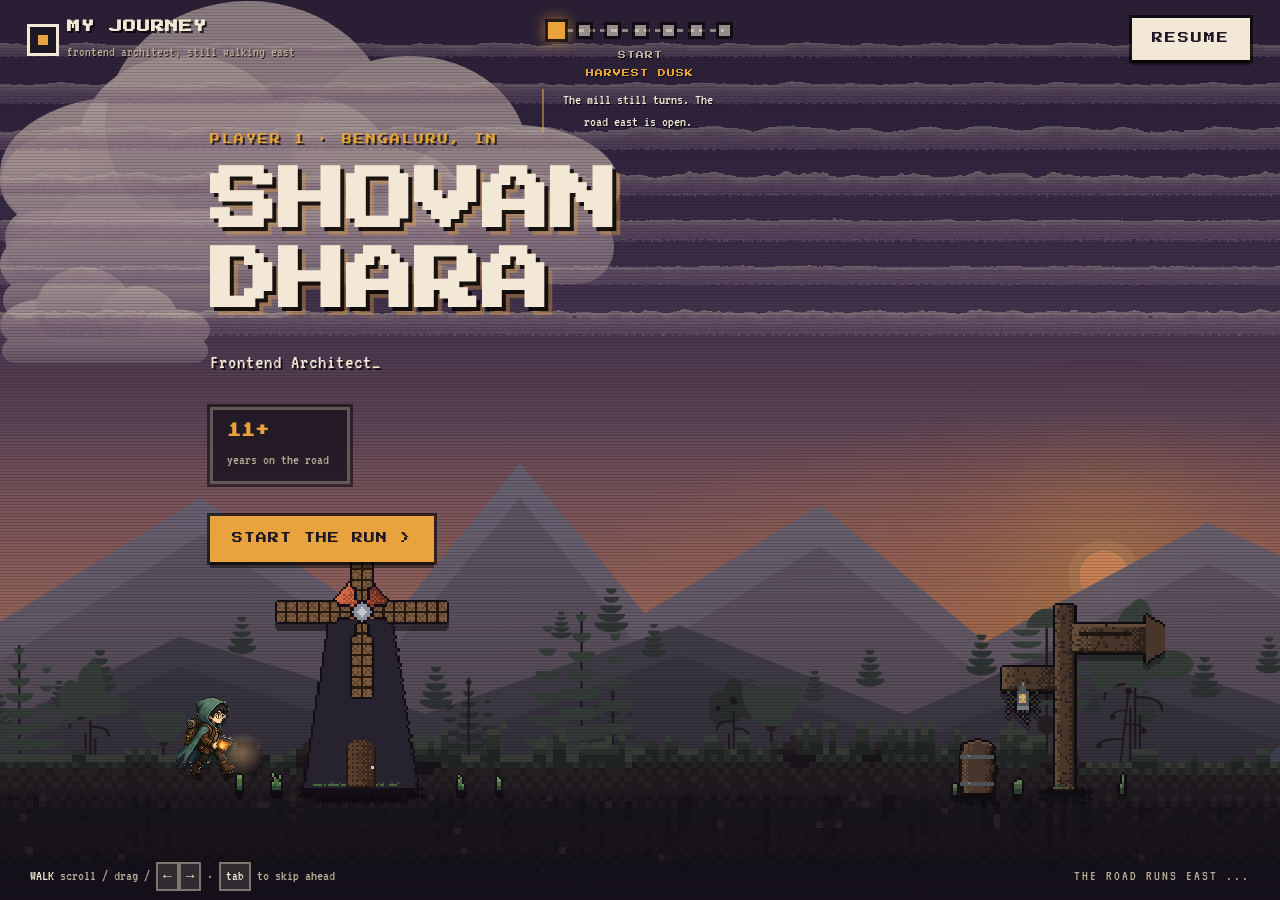
<file: index.html>
<!DOCTYPE html>
<html lang="en">
  <head>
    <meta charset="utf-8" />
    <meta name="viewport" content="width=device-width, initial-scale=1" />
    <title>Shovan Dhara — Frontend Architecture SME</title>
    <meta
      name="description"
      content="Shovan Dhara, Frontend Architecture SME with 11+ years leading technical strategy and high-level design for large-scale web applications."
    />
    <meta name="theme-color" content="#2a2338" />
    <link rel="shortcut icon" type="image/x-icon" href="favicon.ico" />
    <link rel="icon" type="image/png" sizes="32x32" href="favicon-32x32.png" />
    <link rel="icon" type="image/png" sizes="16x16" href="favicon-16x16.png" />

    <meta property="og:type" content="website" />
    <meta property="og:title" content="Shovan Dhara — Frontend Architecture SME" />
    <meta
      property="og:description"
      content="11+ years architecting micro frontend ecosystems, design systems, and end-to-end web platforms."
    />
    <meta property="og:image" content="art/px-build-mfe.png" />
    <meta name="twitter:card" content="summary_large_image" />

    <link rel="preconnect" href="https://fonts.googleapis.com" />
    <link rel="preconnect" href="https://fonts.gstatic.com" crossorigin />
    <link
      href="https://fonts.googleapis.com/css2?family=Press+Start+2P&family=VT323&display=swap"
      rel="stylesheet"
    />
    <link rel="stylesheet" href="px-style.css?v=biome21" />
    <script>
      document.documentElement.classList.add("js");
    </script>
  </head>

  <body data-season="harvest">
    <!-- ══════════ The world behind the road ══════════ -->
    <div class="sky" aria-hidden="true">
      <span class="sky__wash"></span>
      <span class="sky__moon"></span>
      <span class="sky__sun"></span>
    </div>

    <!-- Staggered delays keep at least one cumulus crossing at any moment. -->
    <div class="clouds" aria-hidden="true">
      <span class="cloud" style="--lane: 9%; --w: 460px; --time: 224s; --wait: -26s; --tone: 0.9">
        <i></i><i></i><i></i><i></i>
      </span>
      <span class="cloud" style="--lane: 22%; --w: 300px; --time: 176s; --wait: -104s; --tone: 0.72">
        <i></i><i></i><i></i><i></i>
      </span>
      <span class="cloud" style="--lane: 4%; --w: 620px; --time: 288s; --wait: -190s; --tone: 0.82">
        <i></i><i></i><i></i><i></i>
      </span>
      <span class="cloud" style="--lane: 31%; --w: 210px; --time: 142s; --wait: -66s; --tone: 0.55">
        <i></i><i></i><i></i><i></i>
      </span>
    </div>

    <div class="scenery" aria-hidden="true">
      <div class="layer layer--clouds" data-depth="0.05"></div>
      <div class="layer layer--far" data-aspect="20"></div>
      <div class="layer layer--mid" data-aspect="32"></div>
      <div class="layer layer--water" data-aspect="60"></div>
      <div class="layer layer--trees" data-aspect="68"></div>
      <div class="layer layer--ground" data-depth="1"></div>
    </div>

    <div class="flock" aria-hidden="true">
      <!-- A V of five sharing one crossing time, so the formation holds its
           shape. The delay is what places each bird along the path. -->
      <span class="bird bird--east bird--far" style="--lane: 9%; --time: 54s; --wait: -6s">
        <i class="bird__f bird__f--up"></i><i class="bird__f bird__f--mid"></i><i class="bird__f bird__f--down"></i>
      </span>
      <span class="bird bird--east bird--far" style="--lane: 7.6%; --time: 54s; --wait: -4.4s">
        <i class="bird__f bird__f--up"></i><i class="bird__f bird__f--mid"></i><i class="bird__f bird__f--down"></i>
      </span>
      <span class="bird bird--east bird--far" style="--lane: 10.4%; --time: 54s; --wait: -4.4s">
        <i class="bird__f bird__f--up"></i><i class="bird__f bird__f--mid"></i><i class="bird__f bird__f--down"></i>
      </span>
      <span class="bird bird--east bird--far" style="--lane: 6.3%; --time: 54s; --wait: -2.8s">
        <i class="bird__f bird__f--up"></i><i class="bird__f bird__f--mid"></i><i class="bird__f bird__f--down"></i>
      </span>
      <span class="bird bird--east bird--far" style="--lane: 11.7%; --time: 54s; --wait: -2.8s">
        <i class="bird__f bird__f--up"></i><i class="bird__f bird__f--mid"></i><i class="bird__f bird__f--down"></i>
      </span>

      <span class="bird bird--west bird--mid" style="--lane: 18%; --time: 41s; --wait: -19s">
        <i class="bird__f bird__f--up"></i><i class="bird__f bird__f--mid"></i><i class="bird__f bird__f--down"></i>
      </span>
      <span class="bird bird--east bird--near" style="--lane: 29%; --time: 33s; --wait: -11s">
        <i class="bird__f bird__f--up"></i><i class="bird__f bird__f--mid"></i><i class="bird__f bird__f--down"></i>
      </span>
      <span class="bird bird--west bird--near" style="--lane: 24%; --time: 47s; --wait: -34s">
        <i class="bird__f bird__f--up"></i><i class="bird__f bird__f--mid"></i><i class="bird__f bird__f--down"></i>
      </span>
      <span class="bird bird--east bird--mid" style="--lane: 13%; --time: 38s; --wait: -25s">
        <i class="bird__f bird__f--up"></i><i class="bird__f bird__f--mid"></i><i class="bird__f bird__f--down"></i>
      </span>
    </div>

    <div class="weather" aria-hidden="true">
      <div class="fall fall--rain" data-field="rain"></div>
      <div class="fall fall--snow" data-field="snow"></div>
      <div class="fall fall--leaves" data-field="leaf"></div>
      <div class="fall fall--embers" data-field="ember"></div>
      <div class="mist"></div>
      <div class="flash"></div>
    </div>

    <div class="hearth" aria-hidden="true">
      <span class="hearth__glow"></span>
      <span class="hearth__flame hearth__flame--outer"></span>
      <span class="hearth__flame hearth__flame--inner"></span>
      <span class="hearth__flame hearth__flame--core"></span>
      <span class="hearth__logs"></span>
    </div>

    <div class="walker" aria-hidden="true">
      <img src="art/sprite-hero.png" alt="" width="420" height="420" />
    </div>

    <div class="dither" aria-hidden="true"></div>

    <a class="skip-link" href="#profile">Skip to profile</a>

    <!-- ══════════ HUD ══════════ -->
    <header class="brand">
      <span class="brand__mark" aria-hidden="true"></span>
      <span class="brand__text">
        <b>MY JOURNEY</b>
        <em>frontend architect, still walking east</em>
      </span>
    </header>

    <nav class="track" aria-label="Checkpoints">
      <ol class="track__list">
        <li>
          <a class="ckpt is-active" href="#start" data-ckpt="start"
            ><span class="ckpt__box"></span><span class="ckpt__name">Start</span></a
          >
        </li>
        <li>
          <a class="ckpt" href="#profile" data-ckpt="profile"
            ><span class="ckpt__box"></span><span class="ckpt__name">Profile</span></a
          >
        </li>
        <li>
          <a class="ckpt" href="#loadout" data-ckpt="loadout"
            ><span class="ckpt__box"></span><span class="ckpt__name">Loadout</span></a
          >
        </li>
        <li>
          <a class="ckpt" href="#skills" data-ckpt="skills"
            ><span class="ckpt__box"></span><span class="ckpt__name">Skills</span></a
          >
        </li>
        <li>
          <a class="ckpt" href="#xp" data-ckpt="xp"
            ><span class="ckpt__box"></span><span class="ckpt__name">Campaign</span></a
          >
        </li>
        <li>
          <a class="ckpt" href="#builds" data-ckpt="builds"
            ><span class="ckpt__box"></span><span class="ckpt__name">Builds</span></a
          >
        </li>
        <li>
          <a class="ckpt" href="#save" data-ckpt="save"
            ><span class="ckpt__box"></span><span class="ckpt__name">Save</span></a
          >
        </li>
      </ol>
      <p class="track__label" data-track-label>Start</p>
      <p class="climate" data-climate>Harvest dusk</p>
      <p class="story" data-story>The mill still turns. The road east is open.</p>
    </nav>

    <a class="cta" href="resume.pdf" target="_blank" rel="noopener">Resume</a>

    <!-- ══════════ The road ══════════ -->
    <main class="road" id="road" tabindex="-1">
      <!-- ─── Start ─── -->
      <section class="stage stage--title" id="start" data-group="start" aria-labelledby="start-h">
        <div class="set set--mill" aria-hidden="true">
          <img class="set__sprite" src="art/set-mill.png" alt="" width="320" height="248" />
          <span class="mill__hub">
            <img src="art/set-mill-sails.png" alt="" width="176" height="176" />
          </span>
        </div>
        <div class="stage__inner">
          <p class="eyebrow">Player 1 · Bengaluru, IN</p>
          <h1 class="title" id="start-h">Shovan<br />Dhara</h1>
          <p class="title__class" data-typewriter="Frontend Architecture SME · Lv.11">
            Frontend Architecture SME · Lv.11
          </p>

          <ul class="pips">
            <li><b>11+</b><span>years on the road</span></li>
          </ul>

          <p class="title__go"><a class="btn" href="#profile">Start the run &gt;</a></p>
        </div>
        <img class="prop prop--barrel" src="art/prop-barrel.png" alt="" aria-hidden="true" />
        <img class="prop prop--signpost" src="art/prop-signpost.png" alt="" aria-hidden="true" />
      </section>

      <!-- ─── Profile ─── -->
      <section class="stage" id="profile" data-group="profile" aria-labelledby="profile-h">
        <div class="set set--well" aria-hidden="true">
          <img class="set__sprite" src="art/set-well.png" alt="" width="280" height="240" />
          <span class="well__rope"></span>
          <span class="well__bucket">
            <img src="art/set-well-bucket.png" alt="" width="44" height="40" />
          </span>
        </div>
        <div class="stage__inner">
          <div class="panel panel--wide">
            <p class="panel__code">01 · Status</p>
            <h2 class="panel__title" id="profile-h">Player Profile</h2>

            <div class="profile">
              <div class="profile__side">
                <img
                  class="profile__avatar"
                  src="art/px-avatar.png"
                  alt="Pixel art portrait of Shovan Dhara in a carved wooden frame"
                  width="460"
                  height="460"
                />
                <p class="profile__name">Shovan Dhara</p>
                <p class="profile__role">UI Tech Lead · Josys</p>
              </div>

              <div class="profile__main">
                <p class="prose">
                  Frontend Architecture SME with 11+ years of experience leading technical
                  strategy and high-level design for high-performance, large-scale web
                  applications. Provides UI leadership for P1 initiatives by translating complex
                  requirements into scalable, user-centric experiences. Architects resilient Micro
                  Frontend ecosystems using JavaScript, TypeScript, and modern frameworks including
                  React, Angular, and Vue, enabling faster delivery through
                  build-once–deploy-anywhere strategies and shared libraries. Brings strong backend
                  and data-layer expertise using Node.js, MongoDB, GraphQL, and Prisma to design
                  cohesive end-to-end systems. Drives innovation through POCs, ships shared
                  libraries and CLI tooling, and ensures system quality through cross-functional
                  collaboration and architectural leadership.
                </p>

                <ul class="stats">
                  <li class="stat">
                    <span class="stat__name">Frontend architecture</span>
                    <span class="stat__bar"><i style="--fill: 96%"></i></span>
                  </li>
                  <li class="stat">
                    <span class="stat__name">JavaScript &amp; TypeScript</span>
                    <span class="stat__bar"><i style="--fill: 94%"></i></span>
                  </li>
                  <li class="stat">
                    <span class="stat__name">Micro frontends</span>
                    <span class="stat__bar"><i style="--fill: 92%"></i></span>
                  </li>
                  <li class="stat">
                    <span class="stat__name">Backend &amp; data layer</span>
                    <span class="stat__bar"><i style="--fill: 78%"></i></span>
                  </li>
                  <li class="stat">
                    <span class="stat__name">AI &amp; automation</span>
                    <span class="stat__bar"><i style="--fill: 80%"></i></span>
                  </li>
                  <li class="stat">
                    <span class="stat__name">Leadership &amp; mentoring</span>
                    <span class="stat__bar"><i style="--fill: 90%"></i></span>
                  </li>
                </ul>

                <blockquote class="codex">
                  <p>
                    “If I had an hour to solve a problem and my life depended on the solution, I
                    would spend the first 55 minutes determining the proper question to ask, for
                    once I know the proper question, I could solve the problem in less than five
                    minutes.”
                  </p>
                  <cite>— Albert Einstein, Theoretical Physicist</cite>
                </blockquote>
              </div>
            </div>
          </div>
        </div>
      </section>

      <!-- ─── Loadout ─── -->
      <section class="stage stage--pitch" id="loadout" data-group="loadout" aria-labelledby="loadout-h">
        <div class="set set--fort" aria-hidden="true">
          <img class="set__sprite" src="art/set-fort.png" alt="" width="400" height="260" />
          <span class="fort__lift">
            <img src="art/set-crate.png" alt="" width="32" height="34" />
          </span>
          <span class="keeper">
            <i class="keeper__arm keeper__arm--back"></i>
            <i class="keeper__body"></i>
            <i class="keeper__head"></i>
            <i class="keeper__arm keeper__arm--front"></i>
          </span>
        </div>
        <div class="tower tower--gryffindor tower--high tower--west" aria-hidden="true">
          <span class="tower__shaft"></span>
          <span class="tower__lip"></span>
          <span class="tower__flag"><i class="tower__cloth"></i><i class="tower__mark"></i></span>
        </div>
        <div class="stage__inner">
          <article class="build kit kit--rare">
            <div class="build__art">
              <img
                src="art/item-ally.png"
                alt="Pixel art wooden shield carved with a branching DOM tree"
                width="360"
                height="360"
              />
            </div>
            <div class="build__text">
              <p class="panel__code">02 · Slot 01</p>
              <p class="kit__meta">
                <span class="kit__slot">Shield</span>
                <span class="kit__rarity kit__rarity--rare">Rare</span>
                <span class="panel__tag">Equipped</span>
              </p>
              <h2 class="panel__title" id="loadout-h">Frontend Ally &amp; DOM Diplomat</h2>
              <p class="kit__flavor">Held between the mock and the markup.</p>
              <p class="prose">
                The shield he raises when design and engineering start talking past each other. He
                reads the DOM the way a scout reads a map — every node, every crossing.
              </p>
              <ul class="kit__affix">
                <li>Design diplomacy</li>
                <li>DOM fluency</li>
              </ul>
              <ul class="tags">
                <li>Design</li>
                <li>DOM</li>
                <li>UX</li>
              </ul>
            </div>
          </article>
          </div>
        </div>
      </section>

      <section class="stage stage--pitch" id="loadout-2" data-group="loadout" aria-label="JavaScript, TypeScript and Beyond">
        <div class="tower tower--slytherin tower--mid tower--east" aria-hidden="true">
          <span class="tower__shaft"></span>
          <span class="tower__lip"></span>
          <span class="tower__flag"><i class="tower__cloth"></i><i class="tower__mark"></i></span>
        </div>
        <div class="stage__inner">
          <article class="build kit kit--epic">
            <div class="build__art">
              <img
                src="art/item-js.png"
                alt="Pixel art crossed blades resting on a leather-bound tome"
                width="360"
                height="360"
              />
            </div>
            <div class="build__text">
              <p class="panel__code">02 · Slot 02</p>
              <p class="kit__meta">
                <span class="kit__slot">Twin blades</span>
                <span class="kit__rarity kit__rarity--epic">Epic</span>
                <span class="panel__tag">Equipped</span>
              </p>
              <h2 class="panel__title">JavaScript, TypeScript &amp; Beyond</h2>
              <p class="kit__flavor">Forged in the language. Honed on the type.</p>
              <p class="prose">
                Twin blades, kept sharp. Modern JavaScript in one hand, TypeScript in the other, and
                whatever framework the road asks for that week.
              </p>
              <ul class="kit__affix">
                <li>Language craft</li>
                <li>Type safety</li>
                <li>Tooling</li>
              </ul>
              <ul class="tags">
                <li>JavaScript</li>
                <li>TypeScript</li>
                <li>React</li>
              </ul>
            </div>
          </article>
          </div>
        </div>
      </section>

      <section class="stage stage--pitch" id="loadout-3" data-group="loadout" aria-label="Built on Best Practices">
        <div class="tower tower--hufflepuff tower--low tower--west" aria-hidden="true">
          <span class="tower__shaft"></span>
          <span class="tower__lip"></span>
          <span class="tower__flag"><i class="tower__cloth"></i><i class="tower__mark"></i></span>
        </div>
        <div class="stage__inner">
          <article class="build kit kit--rare">
            <div class="build__art">
              <img
                src="art/item-practices.png"
                alt="Pixel art blueprint scroll with a brass drafting compass"
                width="360"
                height="360"
              />
            </div>
            <div class="build__text">
              <p class="panel__code">02 · Slot 03</p>
              <p class="kit__meta">
                <span class="kit__slot">Codex</span>
                <span class="kit__rarity kit__rarity--rare">Rare</span>
                <span class="panel__tag">Equipped</span>
              </p>
              <h2 class="panel__title">Built on Best Practices</h2>
              <p class="kit__flavor">Draw the map before you cut the road.</p>
              <p class="prose">
                He does not just raise the wall. He writes the pattern, names the stone, and leaves
                the next mason a way through.
              </p>
              <ul class="kit__affix">
                <li>Patterns</li>
                <li>Documentation</li>
                <li>Scale</li>
              </ul>
              <ul class="tags">
                <li>Architecture</li>
                <li>Docs</li>
                <li>Patterns</li>
              </ul>
            </div>
          </article>
          </div>
        </div>
      </section>

      <section class="stage stage--pitch" id="loadout-4" data-group="loadout" aria-label="End-to-End Ownership">
        <div class="tower tower--ravenclaw tower--high tower--east" aria-hidden="true">
          <span class="tower__shaft"></span>
          <span class="tower__lip"></span>
          <span class="tower__flag"><i class="tower__cloth"></i><i class="tower__mark"></i></span>
        </div>
        <div class="stage__inner">
          <article class="build kit kit--epic">
            <div class="build__art">
              <img
                src="art/item-ownership.png"
                alt="Pixel art figure-eight chain of brass gears with a pennant"
                width="360"
                height="360"
              />
            </div>
            <div class="build__text">
              <p class="panel__code">02 · Slot 04</p>
              <p class="kit__meta">
                <span class="kit__slot">Relic</span>
                <span class="kit__rarity kit__rarity--epic">Epic</span>
                <span class="panel__tag">Equipped</span>
              </p>
              <h2 class="panel__title">End-to-End Ownership</h2>
              <p class="kit__flavor">What he starts, he walks to the far shore.</p>
              <p class="prose">
                From the first behavior to the last deploy, then back again. The loop is the relic —
                he carries the whole circuit, not a single link.
              </p>
              <ul class="kit__affix">
                <li>Closed loop</li>
                <li>Delivery</li>
              </ul>
              <ul class="tags">
                <li>Ownership</li>
                <li>Systems</li>
                <li>Delivery</li>
              </ul>
            </div>
          </article>
          </div>
        </div>
      </section>

      <section class="stage stage--pitch" id="loadout-5" data-group="loadout" aria-label="UI Obsessed, Problem Focused">
        <div class="tower tower--hogwarts tower--mid tower--west" aria-hidden="true">
          <span class="tower__shaft"></span>
          <span class="tower__lip"></span>
          <span class="tower__flag"><i class="tower__cloth"></i><i class="tower__mark"></i></span>
        </div>
        <div class="stage__inner">
          <article class="build kit kit--rare">
            <div class="build__art">
              <img
                src="art/item-ui.png"
                alt="Pixel art magnifying glass with an amber reticle over blank interface cards"
                width="360"
                height="360"
              />
            </div>
            <div class="build__text">
              <p class="panel__code">02 · Slot 05</p>
              <p class="kit__meta">
                <span class="kit__slot">Glass</span>
                <span class="kit__rarity kit__rarity--rare">Rare</span>
                <span class="panel__tag">Equipped</span>
              </p>
              <h2 class="panel__title">UI Obsessed, Problem Focused</h2>
              <p class="kit__flavor">The crack in the pane is where the work begins.</p>
              <p class="prose">
                A clean interface is not decoration. It is how he finds the pain, takes the problem,
                and files it down until it fits the hand.
              </p>
              <ul class="kit__affix">
                <li>Pain-point sight</li>
                <li>Interface craft</li>
              </ul>
              <ul class="tags">
                <li>UI</li>
                <li>Craft</li>
                <li>Problems</li>
              </ul>
            </div>
          </article>
          </div>
        </div>
      </section>

      <section class="stage stage--pitch" id="loadout-6" data-group="loadout" aria-label="No Great Idea Left Behind">
        <div class="tower tower--seeker tower--low tower--east" aria-hidden="true">
          <span class="tower__shaft"></span>
          <span class="tower__lip"></span>
          <span class="tower__flag"><i class="tower__cloth"></i><i class="tower__mark"></i></span>
        </div>
        <div class="stage__inner">
          <article class="build kit kit--legendary">
            <div class="build__art">
              <img
                src="art/item-ideas.png"
                alt="Pixel art brass lantern glowing amber with drifting sparks"
                width="360"
                height="360"
              />
            </div>
            <div class="build__text">
              <p class="panel__code">02 · Slot 06</p>
              <p class="kit__meta">
                <span class="kit__slot">Light</span>
                <span class="kit__rarity kit__rarity--legendary">Legendary</span>
                <span class="panel__tag">Equipped</span>
              </p>
              <h2 class="panel__title">No Great Idea Left Behind</h2>
              <p class="kit__flavor">Even the odd spark gets a wick.</p>
              <p class="prose">
                Unconventional ideas do not get left on the trail. He lights them, walks them a
                mile, and sees if they burn.
              </p>
              <ul class="kit__affix">
                <li>POC fire</li>
                <li>Overlooked ideas</li>
              </ul>
              <ul class="tags">
                <li>Ideas</li>
                <li>POCs</li>
                <li>Innovation</li>
              </ul>
            </div>
          </article>
          </div>
        </div>
      </section>

      <!-- ─── Skills ─── -->
      <section class="stage" id="skills" data-group="skills" aria-labelledby="skills-h">
        <div class="set set--forge" aria-hidden="true">
          <img class="set__sprite" src="art/set-forge.png" alt="" width="360" height="248" />
          <span class="forge__sparks"><i></i><i></i><i></i><i></i><i></i></span>
          <span class="smith">
            <i class="smith__body"></i>
            <i class="smith__head"></i>
            <i class="smith__arm"><b class="smith__hammer"></b></i>
          </span>
        </div>
        <div class="stage__inner">
          <div class="panel panel--wide">
            <p class="panel__code">03 · Abilities</p>
            <h2 class="panel__title" id="skills-h">Technical</h2>
            <ul class="bullets bullets--two">
              <li>Modern JavaScript, Typescript, CSS, and HTML</li>
              <li>Web Browser APIs, dev tools, and perf profiling</li>
              <li>
                Component-based, state-driven, declarative UI frameworks (React, NEXT Js, React
                Query, Redux, Single SPA)
              </li>
              <li>Webpack, babel, eslint</li>
              <li>Testing Tools — Cypress, Jest, React Testing Library</li>
              <li>Architecture — Monolithic, Micro Front-End</li>
              <li>Backend — Node JS, Python (Basic)</li>
              <li>DB — Mongo DB, PostgreSQL</li>
              <li>Query Language — GraphQL</li>
              <li>
                Security Integration — Sub-resource Integrity, Content Security Policy in
                CloudFront CDN
              </li>
              <li>
                Infra — AWS S3, CloudFront, Helm Chart, Makefile, Jenkins, Nginx Config and
                Debugging, K8s, Docker
              </li>
            </ul>
          </div>
        </div>
      </section>

      <section class="stage" id="skills-2" data-group="skills" aria-label="Abilities, continued">
        <div class="stage__inner stage__inner--pair">
          <div class="panel">
            <p class="panel__code">03 · Abilities</p>
            <h2 class="panel__title">Planning &amp; Collaboration</h2>
            <ul class="bullets">
              <li>Collaboration across product, design, and engineering</li>
              <li>User-centered design thinking</li>
              <li>Planning for incremental delivery (Agile/Scrum)</li>
              <li>Rapid prototyping and communication with wireframes</li>
            </ul>
          </div>
          <div class="panel">
            <p class="panel__code">03 · Abilities</p>
            <h2 class="panel__title">AI &amp; Automation</h2>
            <ul class="bullets">
              <li>Built Schematics (Created CLI Tools to simplify and enhance the DX)</li>
              <li>
                AI-assisted development using Cursor IDE and Cursor MCP for accelerated coding and
                refactoring
              </li>
              <li>Building AI-powered features using Vercel AI SDK and OpenAI APIs</li>
              <li>Integrating LLMs into frontend workflows for intelligent UX and automation</li>
              <li>Rapid prototyping of AI-driven Proofs of Concept (POCs)</li>
              <li>Evaluating AI use-cases for product impact and system feasibility</li>
            </ul>
          </div>
        </div>
      </section>

      <!-- ─── Campaign ─── -->
      <section class="stage" id="xp" data-group="xp" aria-labelledby="xp-h">
        <div class="set set--tower" aria-hidden="true">
          <img class="set__sprite" src="art/set-tower.png" alt="" width="300" height="280" />
          <span class="tower__beam"></span>
          <span class="sentry"><i></i><i></i></span>
        </div>
        <div class="stage__inner">
          <div class="panel panel--wide">
            <p class="panel__code">04 · Campaign · Stage 04</p>
            <h2 class="panel__title" id="xp-h">Josys <span class="panel__tag">current</span></h2>
            <p class="panel__role">UI Tech Lead <span>Dec 2022 — Present</span></p>
            <ul class="bullets bullets--two">
              <li>
                <b>Product Enhancement Leadership:</b> Led a talented team in transforming user
                experiences and improving product performance at Josys by driving forward-thinking
                UI/UX enhancements.
              </li>
              <li>
                <b>UI Development Mastery:</b> Leveraged React.js proficiency to craft innovative UI
                libraries and Design Systems, accelerating component development and ensuring
                consistent, scalable interfaces across our products.
              </li>
              <li>
                <b>Code Optimization &amp; Innovation:</b> Spearheaded code optimizations, Micro
                Frontend integration, and i18n strategies, instrumental in successful global product
                launches and bolstering our technical foundation.
              </li>
              <li>
                <b>Efficiency &amp; Automation:</b> Implemented automation in the release process,
                streamlining operations for faster iterations and impeccable product deliveries,
                contributing directly to increased operational efficiency.
              </li>
              <li>
                <b>Measurable Impact:</b> These efforts directly correlated with tangible outcomes,
                significantly elevating product sales and reinforcing our position in the market,
                fostering company growth.
              </li>
              <li>
                Daily involvement with a whole host of AWS services like CloudFront, S3, EC2,
                Cloudwatch, and many others.
              </li>
            </ul>
          </div>
        </div>
        <img class="prop prop--banner" src="art/prop-banner.png" alt="" aria-hidden="true" />
      </section>

      <section class="stage" id="xp-2" data-group="xp" aria-label="Campaign, Cisco">
        <div class="stage__inner">
          <div class="panel">
            <p class="panel__code">04 · Campaign · Stage 03</p>
            <h2 class="panel__title">Cisco <span class="panel__tag">cleared</span></h2>
            <p class="panel__role">Software Engineer L10 <span>June 2022 — Nov 2022</span></p>
            <ul class="bullets">
              <li>
                Working as a senior member of the technical team of Cisco SDWAN vManage Application.
              </li>
              <li>Working extensively using React with Redux.</li>
              <li>Mentoring and onboarding newcomers for vManage app.</li>
              <li>Suggesting process improvement, best practices across teams.</li>
            </ul>
          </div>
        </div>
      </section>

      <section class="stage" id="xp-3" data-group="xp" aria-label="Campaign, Infoblox">
        <div class="stage__inner">
          <div class="panel panel--wide">
            <p class="panel__code">04 · Campaign · Stage 02</p>
            <h2 class="panel__title">Infoblox <span class="panel__tag">cleared</span></h2>
            <p class="panel__role">Senior Software Engineer <span>Oct 2021 — May 2022</span></p>
            <p class="panel__role">Software Engineer 2 <span>April 2020 — Sept 2021</span></p>
            <ul class="bullets bullets--two">
              <li>
                Worked as module owner for On-prem in BloxOne product and was responsible for tasks
                like feature addition, unit testing, improvement etc. Responsible for taking
                critical decision for UI related implementations and UX reviews. Helped Infoblox to
                build a strong UI team in Bengaluru for B1DDI platform by interviewing engineers
                both from India and US.
              </li>
              <li>
                Engaged on migrating large monolithic browser application (Blox One DDI) to Micro
                front-end architecture without breaking current user experience. The architecture
                lets developers do individual development and deployment across teams from different
                time zone.
              </li>
              <li>
                Worked closely with back end engineers to design (and frequently implemented)
                GraphQL schemas which properly model the domain and providing maximum flexibility
                for queries.
              </li>
              <li>
                Worked on content sharing platform like AWS Cloudfront, S3, implemented security
                improvement for CDN network with the help of Subresource Integrity, Content Security
                Policy for Cloudfront etc.
              </li>
              <li>
                Created Schematics specifically for the platform that enable developers to convert
                angular app into micro front-end with a single command.
              </li>
              <li>
                Engaged on creating and maintaining angular libraries which used by other teams for
                day to day purpose. Also published and maintained library versioning system.
              </li>
              <li>
                Worked on other aspect of deployment stuff like Jenkins, Helm Chart, Kubernetes,
                AWS, Spinnaker, Docker etc. Created Jenkins file and Makefile configurations. Played
                a role of SME in UI Architecture.
              </li>
            </ul>
          </div>
        </div>
        <img class="prop prop--banner" src="art/prop-banner.png" alt="" aria-hidden="true" />
      </section>

      <section class="stage" id="xp-4" data-group="xp" aria-label="Campaign, Cognizant">
        <div class="stage__inner">
          <div class="panel panel--wide">
            <p class="panel__code">04 · Campaign · Stage 01</p>
            <h2 class="panel__title">
              Cognizant <span class="panel__tag">starting village</span>
            </h2>
            <p class="panel__role">Associate Software Engineer <span>Dec 2016 — Jan 2020</span></p>
            <p class="panel__role">Programmer Analyst <span>Aug 2014 — Nov 2016</span></p>
            <ul class="bullets bullets--two">
              <li>
                Designed and developed scalable, modular front-end architectures using Angular,
                React, and Material frameworks for building responsive Single Page Applications.
              </li>
              <li>
                Built enterprise-grade applications and POCs using React, Redux, Flask (Python),
                MongoDB, and Node.js (Express), covering all stages of the product lifecycle in
                Agile and Waterfall models.
              </li>
              <li>
                Collaborated with design teams to recommend user-friendly interfaces, emphasizing
                clean, efficient, and accessible UX patterns.
              </li>
              <li>
                Proficient in Webpack, NPM, Grunt, and modern version control tools (Git, TFS, VSTS)
                to streamline development workflows and ensure quality delivery.
              </li>
              <li>
                Recognized in multiple hackathons; proactive in adopting new technologies and
                patterns, with a passion for continuous improvement and innovation.
              </li>
            </ul>
          </div>
        </div>
      </section>

      <!-- ─── Builds ─── -->
      <section class="stage" id="builds" data-group="builds" aria-labelledby="builds-h">
        <div class="set set--yard" aria-hidden="true">
          <img class="set__sprite" src="art/set-yard.png" alt="" width="380" height="260" />
          <span class="yard__cable"></span>
          <span class="yard__load">
            <img src="art/set-crate.png" alt="" width="36" height="38" />
          </span>
          <span class="builder"><i></i><i></i><i></i></span>
        </div>
        <div class="stage__inner">
          <article class="build">
            <div class="build__art">
              <img
                src="art/px-build-design-system.png"
                alt="Pixel art roadside forge crafting identical glowing amber component blocks"
                width="880"
                height="660"
              />
            </div>
            <div class="build__text">
              <p class="panel__code">05 · Artifact 01</p>
              <h2 class="panel__title" id="builds-h">Josys In-House Design System</h2>
              <p class="prose">
                Developed and maintained a scalable, reusable component library using React and
                TypeScript, enabling seamless integration across multiple micro frontends. Ensured
                consistency in UI/UX through modular architecture, strict typing, and adherence to
                Josys’s design tokens and accessibility standards.
              </p>
              <ul class="tags">
                <li>React</li>
                <li>TypeScript</li>
                <li>Design Tokens</li>
                <li>A11y</li>
              </ul>
            </div>
          </article>
        </div>
      </section>

      <section class="stage" id="builds-2" data-group="builds" aria-label="Builds, BloxOne">
        <div class="stage__inner">
          <article class="build">
            <div class="build__art">
              <img
                src="art/px-build-mfe.png"
                alt="Pixel art stone monolith breaking into linked floating platforms at dusk"
                width="880"
                height="660"
              />
            </div>
            <div class="build__text">
              <p class="panel__code">05 · Artifact 02</p>
              <h2 class="panel__title">Micro-Frontend for BloxOne Platform</h2>
              <p class="prose">
                Monolithic to Micro front-end migration — Architected, developed, lead a team, and
                deployed a micro front end loading platform for an existing monolithic UI
                application. Aside from developing the browser application, this included a large
                amount of deployment work involving AWS, Jenkins, Spinnaker, Helm, and Kubernetes.
              </p>
              <ul class="tags">
                <li>Micro Frontends</li>
                <li>AWS</li>
                <li>Jenkins</li>
                <li>Kubernetes</li>
              </ul>
            </div>
          </article>
        </div>
      </section>

      <section class="stage" id="builds-3" data-group="builds" aria-label="Builds, Schematics">
        <div class="stage__inner">
          <article class="build">
            <div class="build__art">
              <img
                src="art/px-build-schematics.png"
                alt="Pixel art inventor's workshop stamping out many identical scrolls"
                width="880"
                height="660"
              />
            </div>
            <div class="build__text">
              <p class="panel__code">05 · Artifact 03</p>
              <h2 class="panel__title">Custom Angular Schematics Library</h2>
              <p class="prose">
                Developed a custom Schematics Library for converting basic angular boilerplate to a
                Micro Front-end boilerplate which makes 107 individual changes in several files.
                This library was focused to ease the job of the developer who wants to onboard a new
                MFE application in the Infoblox SAAS Enterprise platform.
              </p>
              <ul class="tags">
                <li>Angular</li>
                <li>Schematics</li>
                <li>CLI / DX</li>
              </ul>
            </div>
          </article>
        </div>
      </section>

      <!-- ─── Save ─── -->
      <section class="stage stage--save" id="save" data-group="save" aria-labelledby="save-h">
        <div class="set set--camp" aria-hidden="true">
          <img class="set__sprite" src="art/set-camp.png" alt="" width="340" height="220" />
          <span class="fireflies">
            <i style="left: 14%; bottom: 30%; --t: 7s; --dx: 22px; --dy: -26px"></i>
            <i style="left: 38%; bottom: 62%; --t: 9s; --dx: -18px; --dy: 20px"></i>
            <i style="left: 58%; bottom: 24%; --t: 6s; --dx: 26px; --dy: -18px"></i>
            <i style="left: 76%; bottom: 54%; --t: 11s; --dx: -24px; --dy: -22px"></i>
            <i style="left: 90%; bottom: 36%; --t: 8s; --dx: -30px; --dy: 16px"></i>
            <i style="left: 26%; bottom: 76%; --t: 10s; --dx: 20px; --dy: 24px"></i>
          </span>
        </div>
        <div class="stage__inner">
          <p class="eyebrow">06 · Save point</p>
          <h2 class="stage__title" id="save-h">Thanks y’all.</h2>
          <p class="stage__sub">Game saved. Let’s start a co-op run.</p>

          <ul class="comms">
            <li>
              <a class="comm" href="https://github.com/shovanDhara" target="_blank" rel="noopener">
                <b>GitHub</b><em>shovanDhara</em>
              </a>
            </li>
            <li>
              <a
                class="comm"
                href="https://www.linkedin.com/in/shovan-dhara/"
                target="_blank"
                rel="noopener"
              >
                <b>LinkedIn</b><em>Shovan Dhara</em>
              </a>
            </li>
            <li>
              <a class="comm" href="mailto:shovan.9836@gmail.com">
                <b>Email</b><em>shovan.9836@gmail.com</em>
              </a>
            </li>
            <li>
              <a class="comm" href="resume.pdf" target="_blank" rel="noopener">
                <b>Resume</b><em>Download PDF</em>
              </a>
            </li>
          </ul>

          <p class="save__legacy"><a href="legacy/">&gt; Play the legacy build</a></p>
        </div>
        <img class="prop prop--campfire" src="art/prop-campfire.png" alt="" aria-hidden="true" />
      </section>
    </main>

    <!-- ══════════ Footer HUD ══════════ -->
    <div class="hints">
      <p class="hints__keys">
        <span>walk</span> scroll / drag / <kbd>←</kbd><kbd>→</kbd> ·
        <kbd>tab</kbd> to skip ahead
      </p>
      <p class="hints__east">the road runs east ...</p>
    </div>

    <script src="px-app.js?v=biome20" defer></script>
  </body>
</html>
</file>
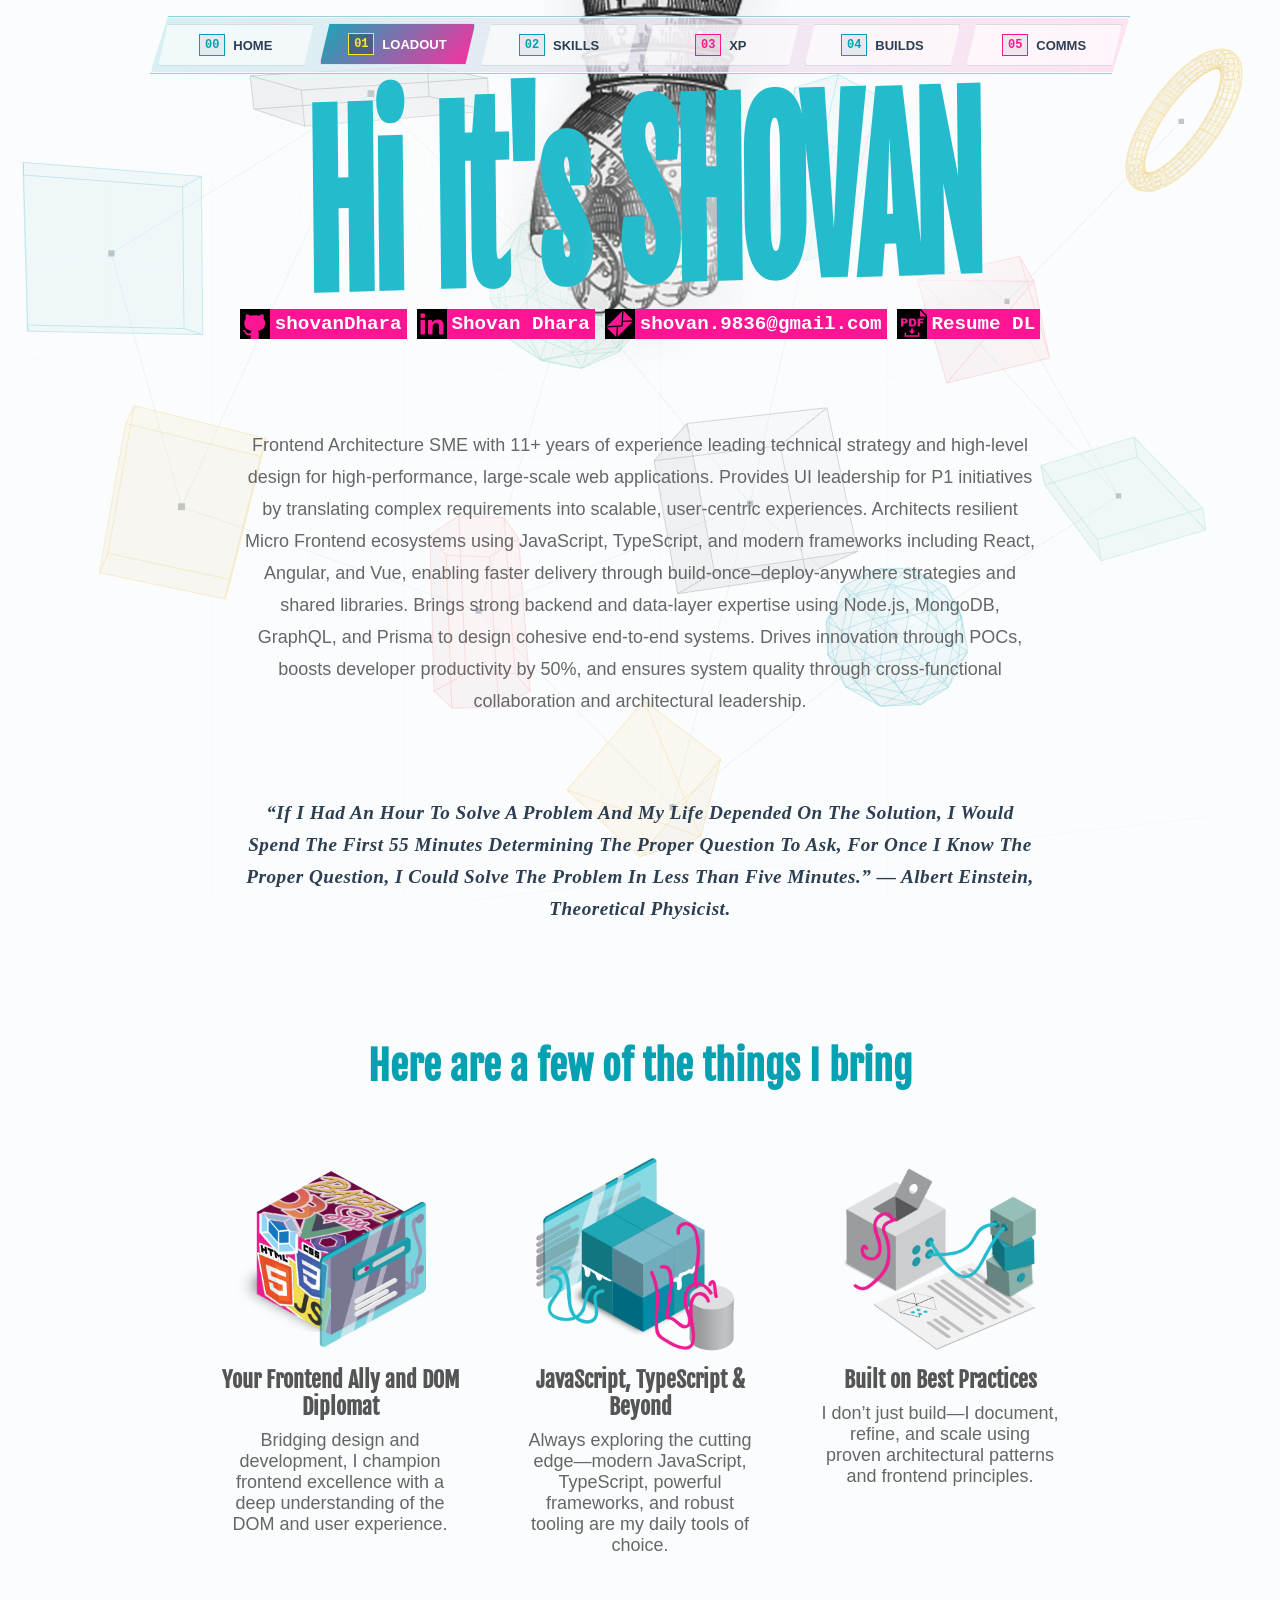
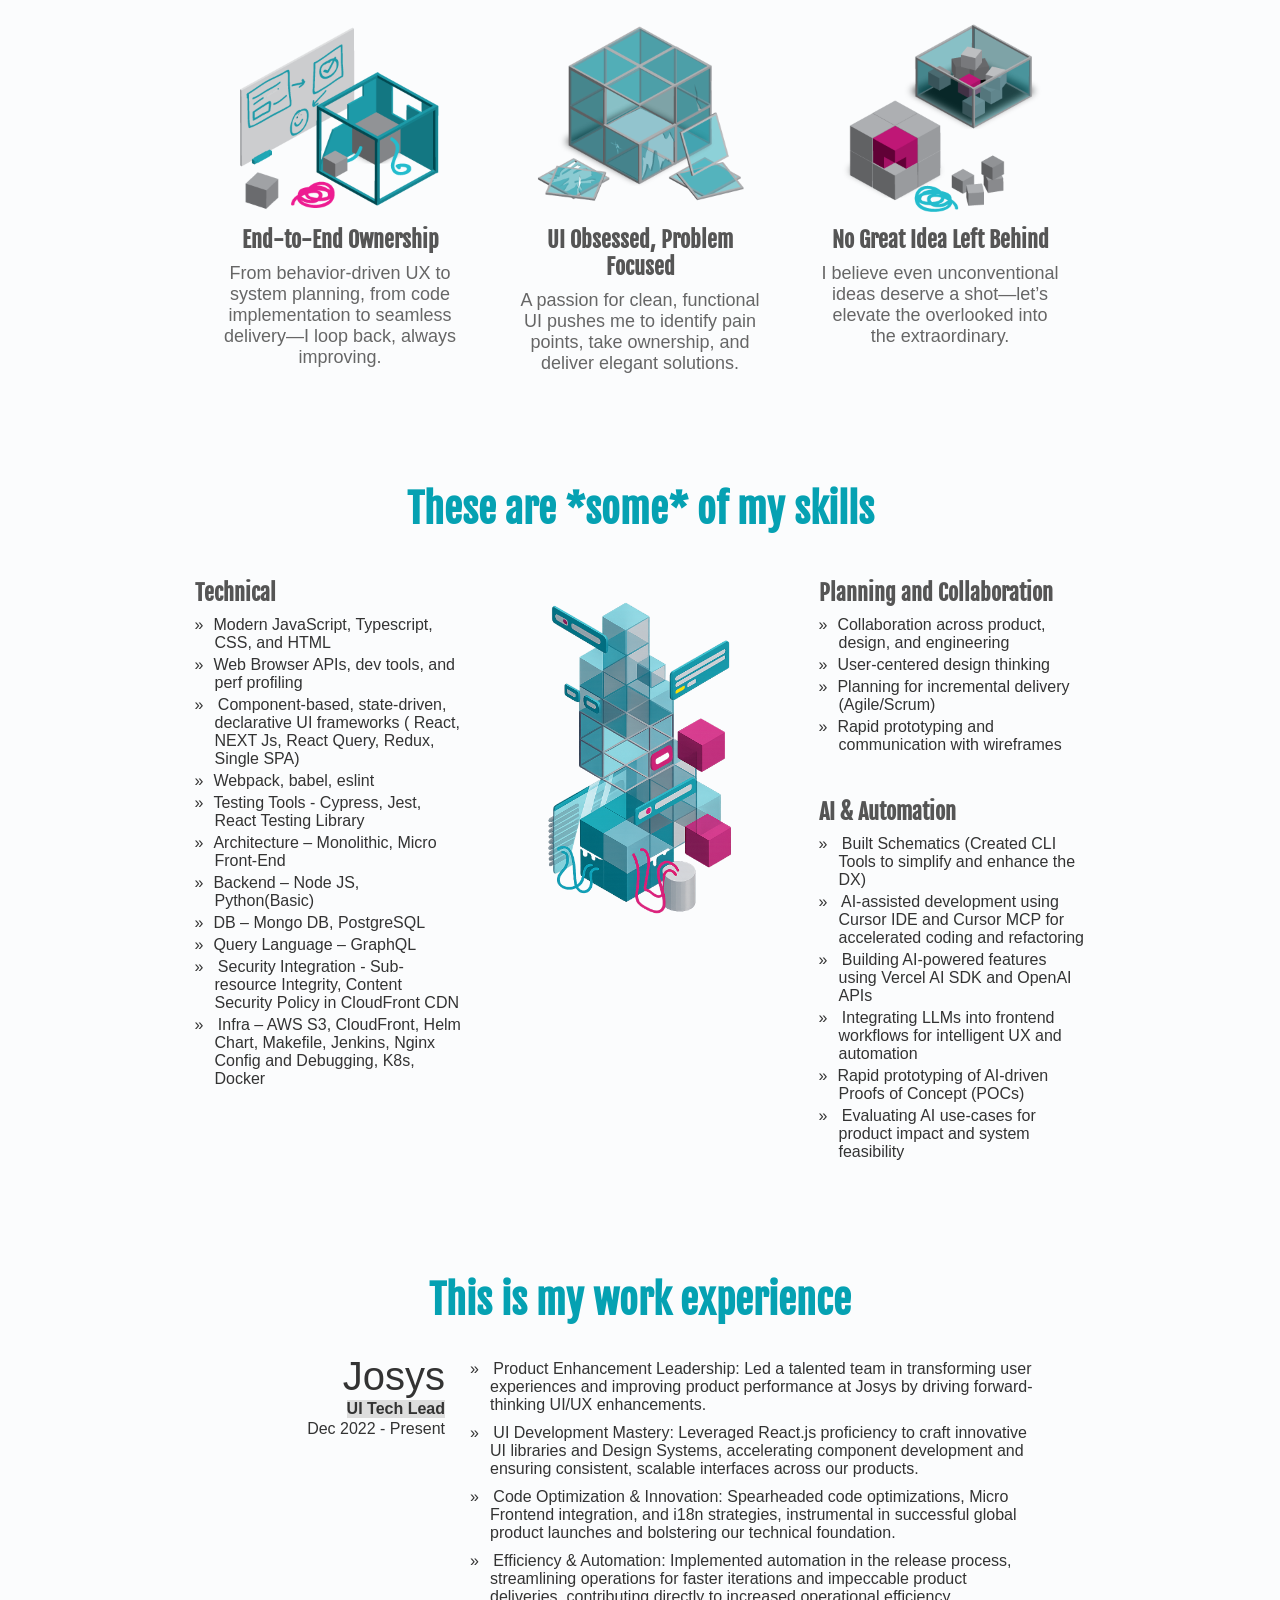
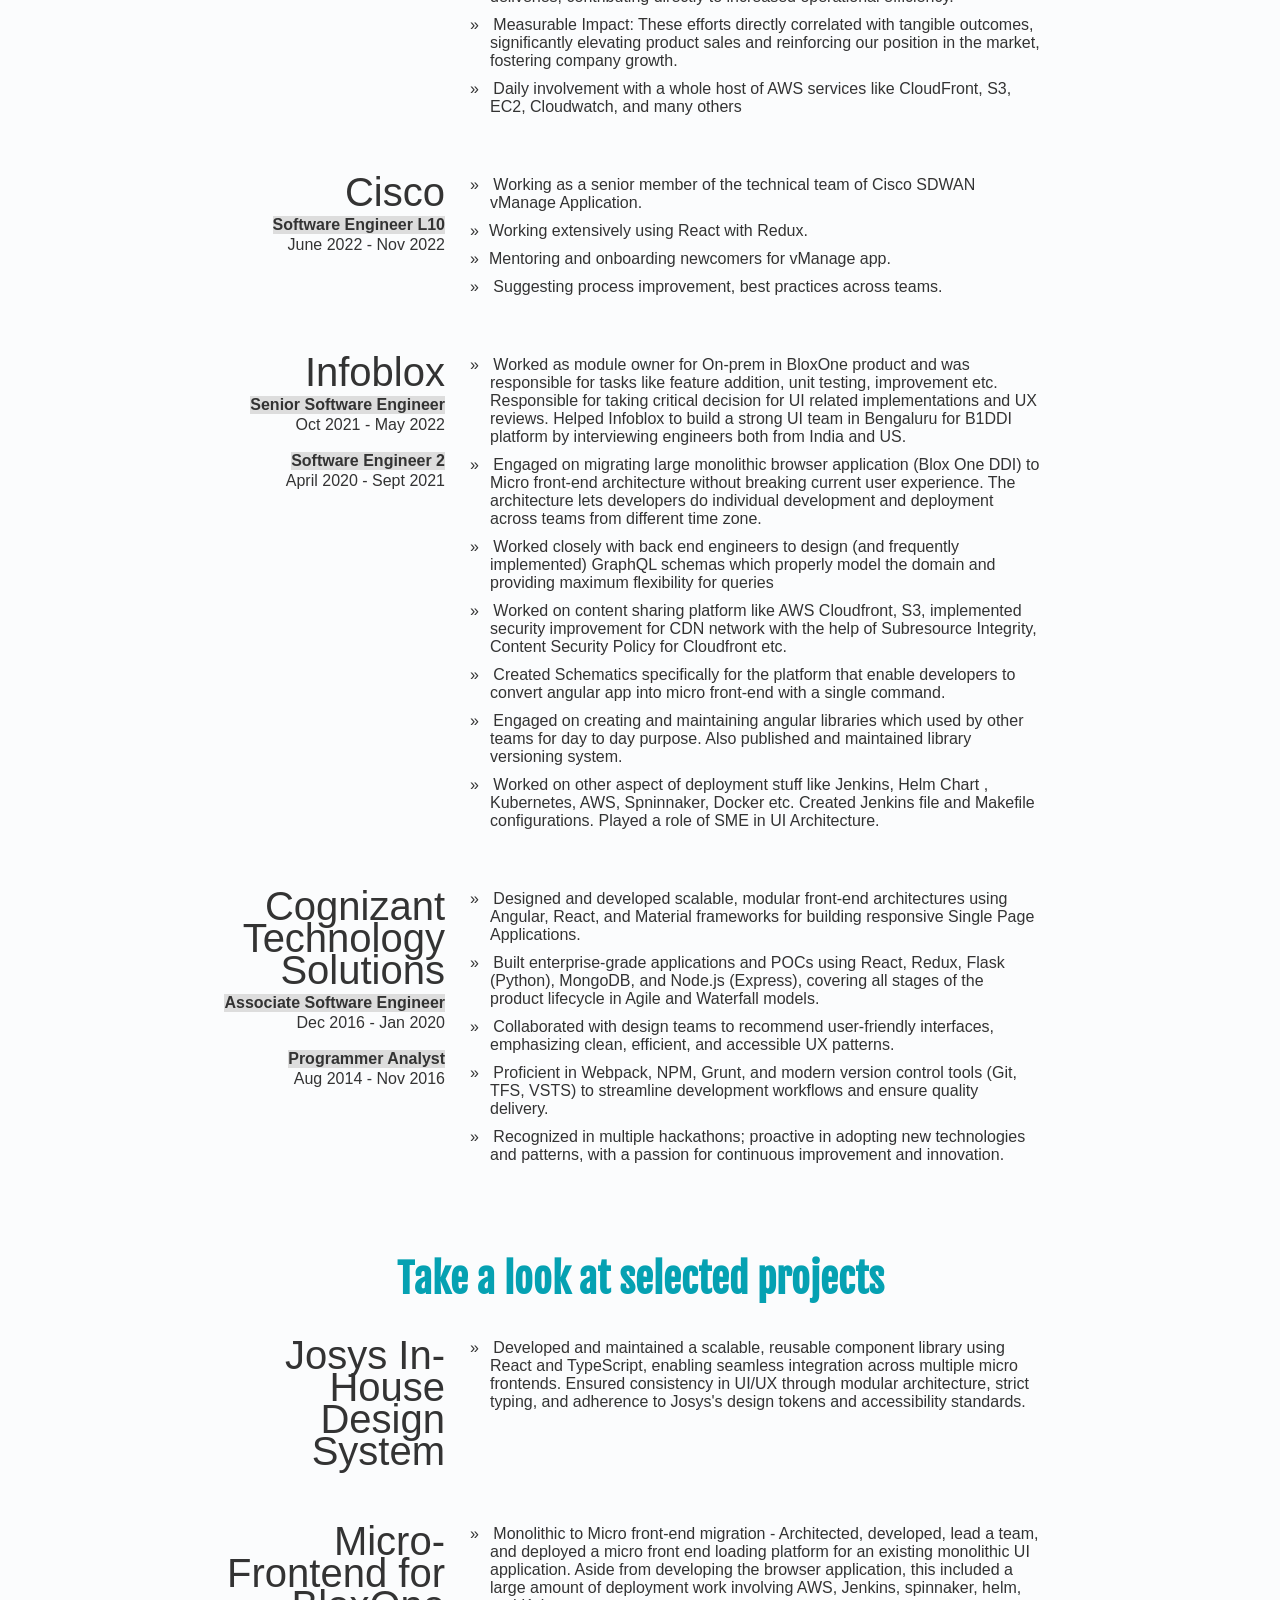
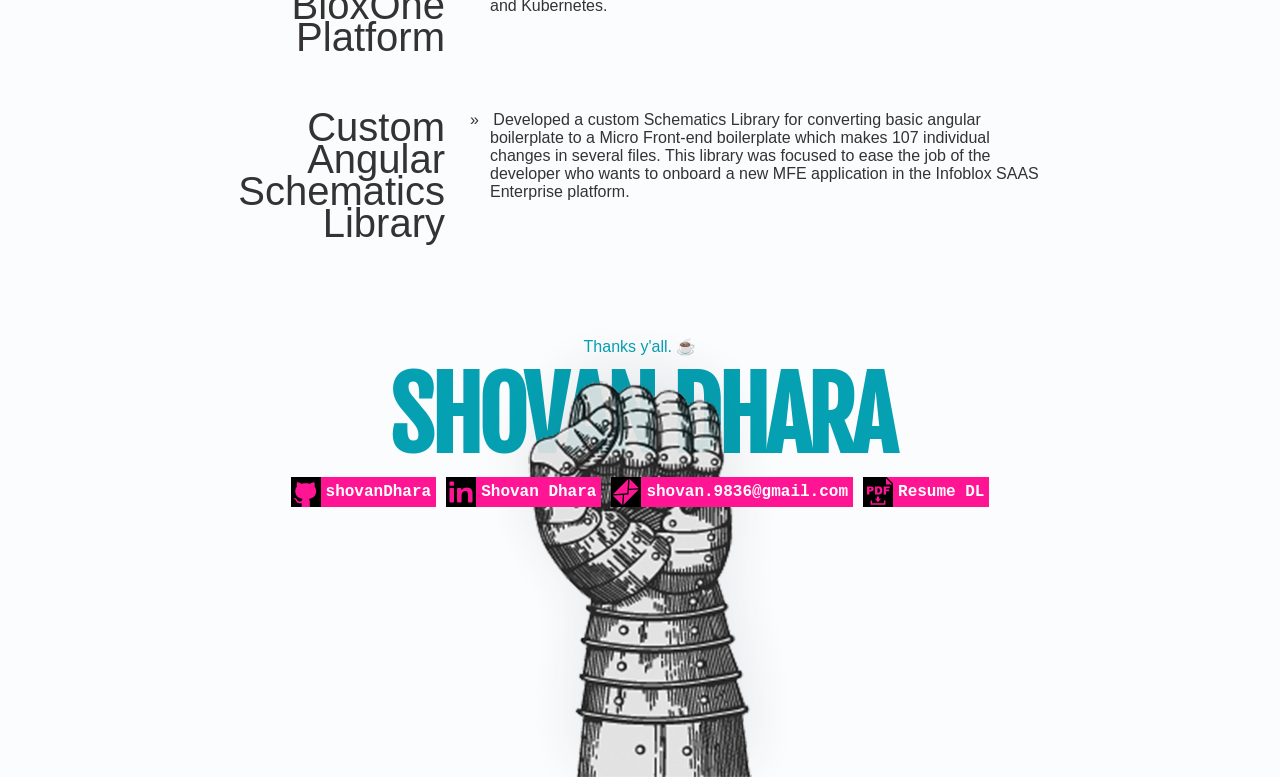
<file: legacy/index.html>
<!DOCTYPE html>
<html lang="en">
  <head>
    <meta charset="utf-8" />
    <meta name="viewport" content="width=device-width, initial-scale=1" />
    <title>Hey, it's me! Shovan Dhara!</title>
    <link rel="shortcut icon" type="image/x-icon" href="../favicon.ico" />
    <link rel="icon" type="image/png" sizes="32x32" href="/favicon-32x32.png" />
    <link rel="icon" type="image/png" sizes="16x16" href="/favicon-16x16.png" />
    <link
      href="https://fonts.googleapis.com/css?family=Knewave"
      rel="stylesheet"
    />
    <script>
      window.dataLayer = window.dataLayer || [];
      function gtag() {
        dataLayer.push(arguments);
      }
      gtag("js", new Date());
      gtag("config", "UA-123012336-1");
    </script>
    <style>
      body {
        display: none;
      }
      .first-name {
        padding-right: 2rem;
      }
      .intro-blurb-title {
        font-size: 1.2rem;
        font-weight: 700;
        font-family: "Times New Roman", Times, serif;
        color: #2c3e50;
        margin-bottom: 1rem;
        letter-spacing: 0.5px;
        text-transform: capitalize;
        font-style: italic;
        transition: all 0.3s ease-in-out;
      }

      .intro-blurb-title:hover {
        color: #24bbcc;
        transform: translateY(-2px);
      }
    </style>
  </head>
  <body>
    <nav class="hud-nav" aria-label="Portfolio sections">
      <div class="hud-nav__rail">
        <a class="hud-nav__link is-active" href="#home" data-nav-link>
          <span class="hud-nav__code">00</span>
          <span>Home</span>
        </a>
        <a class="hud-nav__link" href="#things" data-nav-link>
          <span class="hud-nav__code">01</span>
          <span>Loadout</span>
        </a>
        <a class="hud-nav__link" href="#skills" data-nav-link>
          <span class="hud-nav__code">02</span>
          <span>Skills</span>
        </a>
        <a class="hud-nav__link" href="#experience" data-nav-link>
          <span class="hud-nav__code">03</span>
          <span>XP</span>
        </a>
        <a class="hud-nav__link" href="#projects" data-nav-link>
          <span class="hud-nav__code">04</span>
          <span>Builds</span>
        </a>
        <a class="hud-nav__link" href="#contact" data-nav-link>
          <span class="hud-nav__code">05</span>
          <span>Comms</span>
        </a>
      </div>
    </nav>
    <canvas id="architectural-bg" aria-hidden="true"></canvas>
    <div class="big-ol-fist__intro" style="z-index: 1"></div>
    <div class="intro" id="home">
      <div
        class="name"
        title="Thanks for vibin' and keepin' it tight. If you need me, I'm on my mobile."
      >
        <div class="baffling first-name">Hi</div>
        <div class="baffling first-name">It's</div>
        <div class="baffling last-name">SHOVAN</div>
      </div>
      <br />
      <div class="contact" style="z-index: 2">
        <a href="https://github.com/shovanDhara">
          <img class="svg-icon" src="gh-icon.svg" />
          <span class="baffling">shovanDhara</span>
        </a>
        <a href="https://www.linkedin.com/in/shovan-dhara/">
          <img class="svg-icon" src="linkedin-icon.svg" />
          <span class="baffling">Shovan Dhara</span>
        </a>
        <a href="mailto:shovan.9836@gmail.com">
          <img class="svg-icon" src="email-icon.svg" />
          <span class="baffling">shovan.9836@gmail.com</span>
        </a>
        <a href="../resume.pdf" target="_blank">
          <img class="svg-icon" src="dl-icon.svg" />
          <span class="baffling">Resume DL</span>
        </a>
      </div>
      <div class="intro-blurb">
        <section>
          Frontend Architecture SME with 11+ years of experience leading
          technical strategy and high-level design for high-performance,
          large-scale web applications. Provides UI leadership for P1
          initiatives by translating complex requirements into scalable,
          user-centric experiences. Architects resilient Micro Frontend
          ecosystems using JavaScript, TypeScript, and modern frameworks
          including React, Angular, and Vue, enabling faster delivery through
          build-once–deploy-anywhere strategies and shared libraries. Brings
          strong backend and data-layer expertise using Node.js, MongoDB,
          GraphQL, and Prisma to design cohesive end-to-end systems. Drives
          innovation through POCs, boosts developer productivity by 50%, and
          ensures system quality through cross-functional collaboration and
          architectural leadership.
        </section>
        <section class="intro-blurb-title">
          “If I had an hour to solve a problem and my life depended on the
          solution, I would spend the first 55 minutes determining the proper
          question to ask, for once I know the proper question, I could solve
          the problem in less than five minutes.” — Albert Einstein, Theoretical
          Physicist.
        </section>
      </div>
    </div>
    <div class="content">
      <section class="things-i-bring-section" id="things">
        <h1 class="baffling">Here are a few of the things I bring</h1>
        <div class="things-i-bring-grid">
          <div class="thing-i-bring">
            <div class="thing-i-bring-art"><img src="love-art.png" /></div>
            <h2 class="thing-i-bring-title">
              Your Frontend Ally and DOM Diplomat
            </h2>
            <p class="thing-i-bring-blurb">
              Bridging design and development, I champion frontend excellence
              with a deep understanding of the DOM and user experience.
            </p>
          </div>
          <div class="thing-i-bring">
            <div class="thing-i-bring-art"><img src="modernjs-art.png" /></div>
            <h2 class="thing-i-bring-title">JavaScript, TypeScript & Beyond</h2>
            <p class="thing-i-bring-blurb">
              Always exploring the cutting edge—modern JavaScript, TypeScript,
              powerful frameworks, and robust tooling are my daily tools of
              choice.
            </p>
          </div>
          <div class="thing-i-bring">
            <div class="thing-i-bring-art"><img src="cleanui-art.png" /></div>
            <h2 class="thing-i-bring-title">Built on Best Practices</h2>
            <p class="thing-i-bring-blurb">
              I don’t just build—I document, refine, and scale using proven
              architectural patterns and frontend principles.
            </p>
          </div>
          <div class="thing-i-bring">
            <div class="thing-i-bring-art">
              <img src="ideatoimpl-art.png" />
            </div>
            <h2 class="thing-i-bring-title">End-to-End Ownership</h2>
            <p class="thing-i-bring-blurb">
              From behavior-driven UX to system planning, from code
              implementation to seamless delivery—I loop back, always improving.
            </p>
          </div>
          <div class="thing-i-bring">
            <div class="thing-i-bring-art">
              <img src="initiative-art.png" />
            </div>
            <h2 class="thing-i-bring-title">UI Obsessed, Problem Focused</h2>
            <p class="thing-i-bring-blurb">
              A passion for clean, functional UI pushes me to identify pain
              points, take ownership, and deliver elegant solutions.
            </p>
          </div>
          <div class="thing-i-bring">
            <div class="thing-i-bring-art"><img src="crossteam-art.png" /></div>
            <h2 class="thing-i-bring-title">No Great Idea Left Behind</h2>
            <p class="thing-i-bring-blurb">
              I believe even unconventional ideas deserve a shot—let’s elevate
              the overlooked into the extraordinary.
            </p>
          </div>
        </div>
      </section>
      <section class="some-skills-section" id="skills">
        <h1 class="baffling">These are *some* of my skills</h1>
        <div class="some-skills">
          <div class="some-skills-column">
            <div class="some-skills-block">
              <h2 class="some-skills-block-title">Technical</h2>
              <ul class="some-skills-block-list">
                <li>Modern JavaScript, Typescript, CSS, and HTML</li>
                <li>Web Browser APIs, dev tools, and perf profiling</li>
                <li>
                  Component-based, state-driven, declarative UI frameworks (
                  React, NEXT Js, React Query, Redux, Single SPA)
                </li>
                <li>Webpack, babel, eslint</li>
                <li>Testing Tools - Cypress, Jest, React Testing Library</li>
                <li>Architecture – Monolithic, Micro Front-End</li>
                <li>Backend – Node JS, Python(Basic)</li>
                <li>DB – Mongo DB, PostgreSQL</li>
                <li>Query Language – GraphQL</li>
                <li>
                  Security Integration - Sub-resource Integrity, Content
                  Security Policy in CloudFront CDN
                </li>
                <li>
                  Infra – AWS S3, CloudFront, Helm Chart, Makefile, Jenkins,
                  Nginx Config and Debugging, K8s, Docker
                </li>
              </ul>
            </div>
          </div>
          <div class="some-skills-column">
            <img width="100%" src="skills-art-placeholder.png" />
          </div>
          <div class="some-skills-column">
            <div class="some-skills-block">
              <h2 class="some-skills-block-title">
                Planning and Collaboration
              </h2>
              <ul class="some-skills-block-list">
                <li>Collaboration across product, design, and engineering</li>
                <li>User-centered design thinking</li>
                <li>Planning for incremental delivery (Agile/Scrum)</li>
                <li>Rapid prototyping and communication with wireframes</li>
              </ul>
            </div>
            <div class="some-skills-block">
              <h2 class="some-skills-block-title">AI & Automation</h2>
              <ul class="some-skills-block-list">
                <li>
                  Built Schematics (Created CLI Tools to simplify and enhance
                  the DX)
                </li>
                <li>
                  AI-assisted development using Cursor IDE and Cursor MCP for
                  accelerated coding and refactoring
                </li>
                <li>
                  Building AI-powered features using Vercel AI SDK and OpenAI
                  APIs
                </li>
                <li>
                  Integrating LLMs into frontend workflows for intelligent UX
                  and automation
                </li>
                <li>Rapid prototyping of AI-driven Proofs of Concept (POCs)</li>
                <li>
                  Evaluating AI use-cases for product impact and system
                  feasibility
                </li>
              </ul>
            </div>
          </div>
        </div>
      </section>

      <section class="experience-section" id="experience">
        <h1 class="baffling">This is my work experience</h1>
        <div class="experience-block">
          <div class="experience-block-place">
            <div class="experience-block-place-title">Josys</div>
            <br />
            <div class="experience-block-place-role">UI Tech Lead</div>
            <div class="experience-block-place-time">Dec 2022 - Present</div>
          </div>
          <ul class="experience-block-experience-list">
            <li>
              Product Enhancement Leadership: Led a talented team in
              transforming user experiences and improving product performance at
              Josys by driving forward-thinking UI/UX enhancements.
            </li>
            <li>
              UI Development Mastery: Leveraged React.js proficiency to craft
              innovative UI libraries and Design Systems, accelerating component
              development and ensuring consistent, scalable interfaces across
              our products.
            </li>
            <li>
              Code Optimization & Innovation: Spearheaded code optimizations,
              Micro Frontend integration, and i18n strategies, instrumental in
              successful global product launches and bolstering our technical
              foundation.
            </li>
            <li>
              Efficiency & Automation: Implemented automation in the release
              process, streamlining operations for faster iterations and
              impeccable product deliveries, contributing directly to increased
              operational efficiency.
            </li>
            <li>
              Measurable Impact: These efforts directly correlated with tangible
              outcomes, significantly elevating product sales and reinforcing
              our position in the market, fostering company growth.
            </li>
            <li>
              Daily involvement with a whole host of AWS services like
              CloudFront, S3, EC2, Cloudwatch, and many
              others
            </li>
          </ul>
        </div>
        <div class="experience-block">
          <div class="experience-block-place">
            <div class="experience-block-place-title">Cisco</div>
            <br />
            <div class="experience-block-place-role">Software Engineer L10</div>
            <div class="experience-block-place-time">June 2022 - Nov 2022</div>
          </div>
          <ul class="experience-block-experience-list">
            <li>
              Working as a senior member of the technical team of Cisco SDWAN
              vManage Application.
            </li>
            <li>Working extensively using React with Redux.</li>
            <li>Mentoring and onboarding newcomers for vManage app.</li>
            <li>
              Suggesting process improvement, best practices across teams.
            </li>
          </ul>
        </div>
        <div class="experience-block">
          <div class="experience-block-place">
            <div class="experience-block-place-title">Infoblox</div>
            <br />
            <div class="experience-block-place-role">
              Senior Software Engineer
            </div>
            <div class="experience-block-place-time">Oct 2021 - May 2022</div>
            <br />
            <div class="experience-block-place-role">Software Engineer 2</div>
            <div class="experience-block-place-time">
              April 2020 - Sept 2021
            </div>
          </div>
          <ul class="experience-block-experience-list">
            <li>
              Worked as module owner for On-prem in BloxOne product and was
              responsible for tasks like feature addition, unit testing,
              improvement etc. Responsible for taking critical decision for UI
              related implementations and UX reviews. Helped Infoblox to build a
              strong UI team in Bengaluru for B1DDI platform by interviewing
              engineers both from India and US.
            </li>
            <li>
              Engaged on migrating large monolithic browser application (Blox
              One DDI) to Micro front-end architecture without breaking current
              user experience. The architecture lets developers do individual
              development and deployment across teams from different time zone.
            </li>
            <li>
              Worked closely with back end engineers to design (and frequently
              implemented) GraphQL schemas which properly model the domain and
              providing maximum flexibility for queries
            </li>
            <li>
              Worked on content sharing platform like AWS Cloudfront, S3,
              implemented security improvement for CDN network with the help of
              Subresource Integrity, Content Security Policy for Cloudfront etc.
            </li>
            <li>
              Created Schematics specifically for the platform that enable
              developers to convert angular app into micro front-end with a
              single command.
            </li>
            <li>
              Engaged on creating and maintaining angular libraries which used
              by other teams for day to day purpose. Also published and
              maintained library versioning system.
            </li>
            <li>
              Worked on other aspect of deployment stuff like Jenkins, Helm
              Chart , Kubernetes, AWS, Spninnaker, Docker etc. Created Jenkins
              file and Makefile configurations. Played a role of SME in UI
              Architecture.
            </li>
          </ul>
        </div>
        <div class="experience-block">
          <div class="experience-block-place">
            <div class="experience-block-place-title">
              Cognizant Technology Solutions
            </div>
            <br />
            <div class="experience-block-place-role">
              Associate Software Engineer
            </div>
            <div class="experience-block-place-time">Dec 2016 - Jan 2020</div>
            <br />
            <div class="experience-block-place-role">Programmer Analyst</div>
            <div class="experience-block-place-time">Aug 2014 - Nov 2016</div>
          </div>
          <ul class="experience-block-experience-list">
            <li>
              Designed and developed scalable, modular front-end architectures
              using Angular, React, and Material frameworks for building
              responsive Single Page Applications.
            </li>
            <li>
              Built enterprise-grade applications and POCs using React, Redux,
              Flask (Python), MongoDB, and Node.js (Express), covering all
              stages of the product lifecycle in Agile and Waterfall models.
            </li>
            <li>
              Collaborated with design teams to recommend user-friendly
              interfaces, emphasizing clean, efficient, and accessible UX
              patterns.
            </li>
            <li>
              Proficient in Webpack, NPM, Grunt, and modern version control
              tools (Git, TFS, VSTS) to streamline development workflows and
              ensure quality delivery.
            </li>
            <li>
              Recognized in multiple hackathons; proactive in adopting new
              technologies and patterns, with a passion for continuous
              improvement and innovation.
            </li>
          </ul>
        </div>
      </section>

      <section class="projects-section" id="projects">
        <h1 class="baffling">Take a look at selected projects</h1>
        <div class="experience-block">
          <div class="experience-block-place">
            <div class="experience-block-place-title">
              Josys In-House Design System
            </div>
          </div>
          <ul class="experience-block-experience-list">
            <li>
              Developed and maintained a scalable, reusable component library
              using React and TypeScript, enabling seamless integration across
              multiple micro frontends. Ensured consistency in UI/UX through
              modular architecture, strict typing, and adherence to Josys's
              design tokens and accessibility standards.
            </li>
          </ul>
        </div>
        <div class="experience-block">
          <div class="experience-block-place">
            <div class="experience-block-place-title">
              Micro-Frontend for BloxOne Platform
            </div>
          </div>
          <ul class="experience-block-experience-list">
            <li>
              Monolithic to Micro front-end migration - Architected, developed,
              lead a team, and deployed a micro front end loading platform for
              an existing monolithic UI application. Aside from developing the
              browser application, this included a large amount of deployment
              work involving AWS, Jenkins, spinnaker, helm, and Kubernetes.
            </li>
          </ul>
        </div>
        <div class="experience-block">
          <div class="experience-block-place">
            <div class="experience-block-place-title">
              Custom Angular Schematics Library
            </div>
          </div>
          <ul class="experience-block-experience-list">
            <li>
              Developed a custom Schematics Library for converting basic angular
              boilerplate to a Micro Front-end boilerplate which makes 107
              individual changes in several files. This library was focused to
              ease the job of the developer who wants to onboard a new MFE
              application in the Infoblox SAAS Enterprise platform.
            </li>
          </ul>
        </div>
      </section>
    </div>
    <footer class="footer" id="contact">
      <p>Thanks y'all. ☕</p>
      <h1 class="my-name">SHOVAN DHARA</h1>
      <div class="big-ol-fist__outro"></div>
      <div class="contact" style="position: relative">
        <a href="https://github.com/shovanDhara">
          <img class="svg-icon" src="gh-icon.svg" />
          <span class="baffling">shovanDhara</span>
        </a>
        <a href="https://www.linkedin.com/in/shovan-dhara/">
          <img class="svg-icon" src="linkedin-icon.svg" />
          <span class="baffling">Shovan Dhara</span>
        </a>
        <a href="mailto:shovan.9836@gmail.com">
          <img class="svg-icon" src="email-icon.svg" />
          <span class="baffling">shovan.9836@gmail.com</span>
        </a>
        <a href="../resume.pdf" target="_blank">
          <img class="svg-icon" src="dl-icon.svg" />
          <span class="baffling">Resume DL</span>
        </a>
      </div>
    </footer>
    <script src="main.js"></script>
    <style>
      body {
        display: block;
        background: #fbfcfd;
        overflow-x: hidden;
      }

      html {
        scroll-padding-top: 108px;
      }

      #architectural-bg {
        position: fixed;
        inset: 0;
        width: 100%;
        height: 100%;
        z-index: 0;
        opacity: 0.66;
        pointer-events: none;
      }

      .big-ol-fist__intro,
      .big-ol-fist__outro {
        display: block;
        opacity: 0.92;
        pointer-events: none;
        filter: drop-shadow(0 16px 28px rgba(44, 62, 80, 0.12));
      }

      .hud-nav {
        position: fixed;
        top: 16px;
        left: 50%;
        z-index: 4;
        width: min(calc(100% - 28px), 980px);
        transform: translateX(-50%);
        pointer-events: none;
      }

      .hud-nav__rail {
        display: flex;
        align-items: stretch;
        justify-content: center;
        gap: 6px;
        padding: 7px;
        background:
          linear-gradient(90deg, rgba(5, 161, 178, 0.16), rgba(255, 20, 147, 0.12)),
          rgba(255, 255, 255, 0.72);
        border: 1px solid rgba(5, 161, 178, 0.35);
        box-shadow:
          0 20px 42px rgba(44, 62, 80, 0.16),
          inset 0 0 0 1px rgba(255, 255, 255, 0.78);
        clip-path: polygon(18px 0, 100% 0, calc(100% - 18px) 100%, 0 100%);
        pointer-events: auto;
        position: relative;
        overflow: hidden;
      }

      .hud-nav__rail::before {
        content: "";
        position: absolute;
        inset: 0;
        background: repeating-linear-gradient(
          180deg,
          rgba(255, 255, 255, 0.2) 0,
          rgba(255, 255, 255, 0.2) 1px,
          transparent 1px,
          transparent 7px
        );
        opacity: 0.6;
        pointer-events: none;
      }

      .hud-nav__link {
        --hud-accent: #05a1b2;
        display: inline-flex;
        align-items: center;
        justify-content: center;
        flex: 1 1 0;
        min-width: 0;
        min-height: 42px;
        gap: 8px;
        padding: 0 15px;
        color: #2c3e50;
        background: rgba(255, 255, 255, 0.64);
        border: 1px solid rgba(44, 62, 80, 0.16);
        clip-path: polygon(10px 0, 100% 0, calc(100% - 10px) 100%, 0 100%);
        font-family: "Fjalla One", Arial, sans-serif;
        font-size: 13px;
        font-weight: 700;
        letter-spacing: 0;
        text-transform: uppercase;
        transition:
          background 180ms ease,
          border-color 180ms ease,
          color 180ms ease,
          transform 180ms ease,
          box-shadow 180ms ease;
      }

      .hud-nav__link:nth-child(even) {
        --hud-accent: deeppink;
      }

      .hud-nav__link:hover,
      .hud-nav__link:focus-visible,
      .hud-nav__link.is-active {
        color: white;
        background:
          linear-gradient(135deg, rgba(5, 161, 178, 0.92), rgba(255, 20, 147, 0.88));
        border-color: rgba(255, 255, 255, 0.78);
        box-shadow:
          0 0 0 1px rgba(255, 255, 255, 0.72),
          0 0 24px rgba(5, 161, 178, 0.28);
        transform: translateY(-1px);
      }

      .hud-nav__link:focus-visible {
        outline: 3px solid rgba(255, 229, 45, 0.88);
        outline-offset: 3px;
      }

      .hud-nav__code {
        display: inline-grid;
        place-items: center;
        width: 26px;
        height: 22px;
        color: var(--hud-accent);
        background: rgba(44, 62, 80, 0.08);
        border: 1px solid currentColor;
        font-family: monospace;
        font-size: 12px;
        line-height: 1;
      }

      .hud-nav__link:hover .hud-nav__code,
      .hud-nav__link:focus-visible .hud-nav__code,
      .hud-nav__link.is-active .hud-nav__code {
        color: #ffe52d;
        background: rgba(0, 0, 0, 0.24);
      }

      .intro,
      .content,
      .footer {
        position: relative;
        z-index: 1;
      }

      .intro {
        min-height: 96vh;
        margin: 0 0 80px;
        padding-top: 120px;
      }

      .intro .name {
        text-shadow: 0 12px 32px rgba(251, 252, 253, 0.9);
      }

      .intro-blurb {
        background: transparent;
      }

      #home,
      #things,
      #skills,
      #experience,
      #projects,
      #contact {
        scroll-margin-top: 112px;
      }

      @media (max-width: 980px) {
        .hud-nav {
          width: min(calc(100% - 20px), 760px);
        }

        .hud-nav__rail {
          gap: 5px;
          padding: 6px;
        }

        .hud-nav__link {
          min-height: 40px;
          gap: 6px;
          padding: 0 10px;
          font-size: 12px;
        }

        .hud-nav__code {
          width: 23px;
          height: 20px;
          font-size: 11px;
        }
      }

      @media (max-width: 720px) {
        html {
          scroll-padding-top: 24px;
        }

        body {
          padding-bottom: 112px;
        }

        .hud-nav {
          top: auto;
          bottom: 10px;
          width: calc(100% - 16px);
        }

        .hud-nav__rail {
          display: grid;
          grid-template-columns: repeat(3, minmax(0, 1fr));
          justify-content: stretch;
          gap: 5px;
          padding: 7px;
          clip-path: polygon(12px 0, 100% 0, calc(100% - 12px) 100%, 0 100%);
        }

        .hud-nav__link {
          width: 100%;
          min-height: 42px;
          gap: 5px;
          padding: 0 6px;
          font-size: 11px;
          white-space: nowrap;
        }

        .hud-nav__code {
          width: 22px;
          height: 19px;
          font-size: 10px;
        }

        .intro {
          min-height: 92vh;
          padding-top: 70px;
        }

        .content {
          width: 100%;
        }

        #home,
        #things,
        #skills,
        #experience,
        #projects,
        #contact {
          scroll-margin-top: 24px;
        }
      }

      @media (max-width: 380px) {
        .hud-nav__rail {
          gap: 4px;
          padding: 6px;
        }

        .hud-nav__link {
          flex-direction: column;
          min-height: 48px;
          gap: 3px;
          font-size: 10px;
        }
      }
    </style>
    <script type="module" src="architectural-background.js"></script>
    <script src="hud-navigation.js"></script>
  </body>
</html>
</file>
<file: px-style.css>
/* ═══════════════════════════════════════════════
   Shovan Dhara — a side-scrolling portfolio
   The page is one long road. You walk east.
   ═══════════════════════════════════════════════ */

:root {
  --ink: #1c1722;
  --ink-soft: #2a2233;
  --cream: #f2e8d5;
  --cream-dim: #b9ad9a;
  --amber: #e8a33d;
  --rust: #c4633c;
  --teal: #4f7061;
  --moss: #6d7f45;
  --mauve: #7a6470;
  --line: rgba(242, 232, 213, 0.3);

  /* Height of the walkable ground band. Everything in the world sits on it. */
  --ground: clamp(88px, 13vh, 132px);
  --hud-top: 76px;
  --hud-bottom: 40px;

  --font-px: "Press Start 2P", "Courier New", monospace;
  --font-body: "VT323", "Courier New", monospace;
}

*,
*::before,
*::after {
  box-sizing: border-box;
}

html,
body {
  height: 100%;
  margin: 0;
  overflow: hidden;
}

body {
  background: var(--ink);
  color: var(--cream);
  font-family: var(--font-body);
  font-size: 21px;
  line-height: 1.45;
  -webkit-font-smoothing: none;
}

img {
  display: block;
  max-width: 100%;
  height: auto;
}

a {
  color: var(--amber);
}

:focus-visible {
  outline: 3px solid var(--amber);
  outline-offset: 3px;
}

.skip-link {
  position: fixed;
  top: 8px;
  left: 8px;
  z-index: 60;
  padding: 10px 14px;
  background: var(--cream);
  color: var(--ink);
  font-family: var(--font-px);
  font-size: 10px;
  text-decoration: none;
  transform: translateY(-180%);
  transition: transform 140ms ease;
}

.skip-link:focus {
  transform: none;
}

/* ── The sky ───────────────────────────────── */

.sky {
  position: fixed;
  inset: 0;
  z-index: 0;
  background: linear-gradient(
    180deg,
    #221b2e 0%,
    #2f2540 16%,
    #453450 32%,
    #654a5c 46%,
    #8c5f61 58%,
    #b0766a 68%,
    #c98a6b 76%,
    #7c5c5e 88%,
    #3d3038 100%
  );
  transition: background 1.4s ease;
}

/* Sun and moon ride an arc that px-app.js drives off scroll position. It
   feeds --x/--y/--size/--vis every frame, so nothing here may transition or
   the body would lag a frame behind the scroll. */

.sky__sun,
.sky__moon {
  position: absolute;
  top: 0;
  left: 0;
  width: var(--size, 30px);
  height: var(--size, 30px);
  margin: calc(var(--size, 30px) / -2);
  border-radius: 50%;
  opacity: calc(var(--vis, 0) * var(--dim, 1));
  translate: var(--x, 80vw) var(--y, 40vh);
}

.sky__sun {
  background: var(--sun-color, #f8dda4);
  box-shadow:
    0 0 0 calc(var(--size, 30px) * 0.22) rgba(244, 208, 138, 0.16),
    0 0 calc(var(--size, 30px) * 2.6) calc(var(--size, 30px) * 0.85)
      rgba(232, 163, 61, var(--halo, 0.4));
}

.sky__moon {
  /* Off-centre highlight so it reads as a sphere, not a disc. */
  background: radial-gradient(circle at 36% 32%, #f2f5fb 0%, #dde3ef 52%, #b9c3d8 100%);
  box-shadow:
    0 0 0 calc(var(--size, 30px) * 0.16) rgba(206, 218, 240, 0.12),
    0 0 calc(var(--size, 30px) * 2.2) calc(var(--size, 30px) * 0.6)
      rgba(176, 196, 235, var(--halo, 0.35));
}

/* Craters, so it isn't just a white dot. */
.sky__moon::before,
.sky__moon::after {
  content: "";
  position: absolute;
  border-radius: 50%;
  background: rgba(158, 170, 196, 0.5);
}

.sky__moon::before {
  top: 22%;
  left: 24%;
  width: 26%;
  height: 26%;
}

.sky__moon::after {
  top: 55%;
  left: 52%;
  width: 18%;
  height: 18%;
  opacity: 0.7;
}

/* The glow spilled across the horizon at the point the body is rising or
   setting — this is what actually sells sunrise and sunset. */
.sky__wash {
  position: absolute;
  inset: 0;
  background: radial-gradient(
    70% 44% at var(--wash-x, 70%) 76%,
    var(--wash-color, rgba(236, 138, 62, 0.62)),
    transparent 70%
  );
  opacity: var(--wash, 0);
}

body[data-season="autumn"] .sky {
  background: linear-gradient(
    180deg,
    #2a1c22 0%,
    #4a2a28 28%,
    #8a4a32 52%,
    #c46a3a 70%,
    #5a3830 100%
  );
}

body[data-season="rain"] .sky {
  background: linear-gradient(180deg, #161820 0%, #232833 40%, #3a424c 70%, #2a3036 100%);
}

body[data-season="storm"] .sky {
  background: linear-gradient(180deg, #101218 0%, #1a1e28 38%, #2c3340 72%, #1c2228 100%);
}

body[data-season="winter"] .sky {
  background: linear-gradient(180deg, #6d7c8c 0%, #a8b6c2 36%, #d5dde4 68%, #8b97a3 100%);
}

body[data-season="forge"] .sky {
  background: linear-gradient(180deg, #2a1410 0%, #5a2418 36%, #c45a28 62%, #3a2018 100%);
}

body[data-season="hearth"] .sky {
  background: linear-gradient(180deg, #0c0a14 0%, #1a1424 40%, #2a1c28 70%, #140e16 100%);
}

/* Cloud cover dims whatever is in the sky rather than repositioning it. */

body[data-season="rain"] .sky__sun,
body[data-season="rain"] .sky__moon,
body[data-season="storm"] .sky__sun,
body[data-season="storm"] .sky__moon {
  --dim: 0.14;
  box-shadow: none;
}

body[data-season="winter"] .sky__sun {
  --dim: 0.62;
}

body[data-season="rain"] .sky__wash,
body[data-season="storm"] .sky__wash {
  opacity: calc(var(--wash, 0) * 0.25);
}

.layer--far,
.layer--mid,
.layer--water,
.layer--trees,
.layer--ground,
.layer--clouds {
  transition: filter 1.4s ease, opacity 1.4s ease;
}

body[data-season="autumn"] .layer--trees {
  filter: saturate(0.7) brightness(0.62) hue-rotate(-18deg);
}

body[data-season="rain"] .layer--clouds,
body[data-season="storm"] .layer--clouds {
  opacity: 0.72;
  filter: brightness(0.45) saturate(0.2);
}

body[data-season="rain"] .layer--far,
body[data-season="storm"] .layer--far,
body[data-season="rain"] .layer--mid,
body[data-season="storm"] .layer--mid {
  filter: saturate(0.2) brightness(0.42);
}

/* The treeline keeps more of its colour than the ridges behind it, or the
   monsoon canopy collapses into one black mass. */
body[data-season="rain"] .layer--trees,
body[data-season="storm"] .layer--trees {
  filter: saturate(0.45) brightness(0.56);
}

/* Water takes the weather too: churned and grey under rain, iced over in the
   cold snap, catching the furnace light during the thaw. */
body[data-season="rain"] .layer--water,
body[data-season="storm"] .layer--water {
  filter: saturate(0.3) brightness(0.48);
}

body[data-season="winter"] .layer--water {
  filter: saturate(0.08) brightness(1.06) contrast(0.88);
}

body[data-season="forge"] .layer--water {
  filter: saturate(0.75) brightness(0.85) hue-rotate(-14deg);
}

body[data-season="hearth"] .layer--water {
  filter: saturate(0.5) brightness(0.4);
}

body[data-season="winter"] .layer--clouds {
  opacity: 0.55;
  filter: brightness(1.2) saturate(0);
}

body[data-season="winter"] .layer--far,
body[data-season="winter"] .layer--mid,
body[data-season="winter"] .layer--ground {
  filter: saturate(0.15) brightness(0.95) contrast(0.9);
}

/* Snow-laden pines need to stay dark against the pale peaks, otherwise the
   whole cold snap flattens into one sheet of grey. */
body[data-season="winter"] .layer--trees {
  filter: saturate(0.22) brightness(0.5) contrast(1.08);
}

body[data-season="forge"] .layer--trees,
body[data-season="forge"] .layer--mid {
  filter: saturate(0.55) brightness(0.55) hue-rotate(8deg);
}

body[data-season="hearth"] .layer--clouds {
  opacity: 0.22;
}

body[data-season="rain"] .flock,
body[data-season="storm"] .flock,
body[data-season="winter"] .flock,
body[data-season="hearth"] .flock {
  opacity: 0;
}

/* ── Parallax scenery ──────────────────────── */

/* ── Cumulus ───────────────────────────────── */

/* Big volumetric clouds that cross on their own timeline, in front of the
   sky but behind the ridgelines. Overlapping lobes over a flat base is what
   separates a cumulus from a blob. */

.clouds {
  position: fixed;
  inset: 0;
  z-index: 1;
  overflow: hidden;
  pointer-events: none;
  transition: opacity 1.4s ease, filter 1.4s ease;
}

.cloud {
  position: absolute;
  top: var(--lane);
  left: 0;
  width: var(--w);
  height: calc(var(--w) * 0.4);
  opacity: var(--tone, 0.85);
  animation: cloud-drift var(--time) linear var(--wait) infinite;
}

.cloud i {
  position: absolute;
  bottom: 14%;
  border-radius: 50%;
  background: linear-gradient(180deg, #f0e2ce 0%, #d6c2ba 44%, #a08e98 100%);
}

.cloud i:nth-child(1) {
  left: 0;
  width: 42%;
  height: 62%;
}

.cloud i:nth-child(2) {
  left: 17%;
  width: 46%;
  height: 100%;
}

.cloud i:nth-child(3) {
  left: 47%;
  width: 38%;
  height: 78%;
}

.cloud i:nth-child(4) {
  left: 66%;
  width: 34%;
  height: 50%;
}

/* Flat, slightly darker underside — cumulus sit on a level base. */
.cloud::after {
  content: "";
  position: absolute;
  right: 1%;
  bottom: 0;
  left: 1%;
  height: 30%;
  border-radius: 999px;
  background: linear-gradient(180deg, #cdb8b6 0%, #8e7d8a 100%);
}

@keyframes cloud-drift {
  from {
    translate: -45vw 0;
  }
  to {
    translate: 135vw 0;
  }
}

body[data-season="rain"] .clouds,
body[data-season="storm"] .clouds {
  filter: brightness(0.42) saturate(0.2);
}

body[data-season="winter"] .clouds {
  filter: brightness(1.12) saturate(0.08);
}

body[data-season="forge"] .clouds {
  filter: brightness(0.78) sepia(0.35) hue-rotate(-14deg);
}

body[data-season="hearth"] .clouds {
  opacity: 0.32;
  filter: brightness(0.38) saturate(0.4);
}

.scenery {
  position: fixed;
  inset: 0;
  z-index: 1;
  pointer-events: none;
}

.layer {
  position: absolute;
  left: 0;
  right: 0;
  background-repeat: repeat-x;
  background-position: 0 bottom;
  background-size: auto 100%;
  image-rendering: pixelated;
  will-change: background-position;
}

.layer--clouds {
  top: 3vh;
  height: 36vh;
  background-image: url("art/layer-clouds.png");
  background-position: 0 top;
  opacity: 0.4;
}

/* ── Birds ─────────────────────────────────── */

.flock {
  position: fixed;
  inset: 0;
  z-index: 6;
  overflow: hidden;
  pointer-events: none;
}

/* A bird is a 18x12 pixel sprite drawn with box-shadow, three flap frames
   deep. Travel, bob and flap are separate animations on separate properties
   so they compose instead of fighting over `transform`. */

.bird {
  --bird: #241f24;
  --size: 1;
  --flap: 0.42s;
  position: absolute;
  top: var(--lane);
  left: 0;
  width: 36px;
  height: 24px;
  transform-origin: center;
  filter: drop-shadow(0 0 5px rgba(250, 238, 214, 0.4));
  animation:
    cross var(--time) linear var(--wait) infinite,
    bird-glide calc(var(--time) / 11) ease-in-out var(--wait) infinite alternate;
}

.bird__f {
  position: absolute;
  top: 0;
  left: 0;
  width: 2px;
  height: 2px;
  opacity: 0;
  animation-duration: var(--flap);
  animation-timing-function: linear;
  animation-iteration-count: infinite;
  animation-delay: var(--wait);
}

/* The body pixels are identical in all three frames — only the wings move,
   the way a hand-drawn sprite sheet would do it. */

.bird__f--up {
  animation-name: flap-up;
  box-shadow:
    4px 4px 0 0 var(--bird), 30px 4px 0 0 var(--bird),
    6px 6px 0 0 var(--bird), 28px 6px 0 0 var(--bird),
    8px 8px 0 0 var(--bird), 26px 8px 0 0 var(--bird),
    10px 10px 0 0 var(--bird), 24px 10px 0 0 var(--bird),
    12px 12px 0 0 var(--bird), 14px 12px 0 0 var(--bird), 16px 12px 0 0 var(--bird),
    18px 12px 0 0 var(--bird), 20px 12px 0 0 var(--bird), 22px 12px 0 0 var(--bird),
    16px 14px 0 0 var(--bird), 18px 14px 0 0 var(--bird);
}

.bird__f--mid {
  animation-name: flap-mid;
  box-shadow:
    4px 10px 0 0 var(--bird), 6px 10px 0 0 var(--bird),
    28px 10px 0 0 var(--bird), 30px 10px 0 0 var(--bird),
    8px 12px 0 0 var(--bird), 10px 12px 0 0 var(--bird),
    12px 12px 0 0 var(--bird), 14px 12px 0 0 var(--bird), 16px 12px 0 0 var(--bird),
    18px 12px 0 0 var(--bird), 20px 12px 0 0 var(--bird), 22px 12px 0 0 var(--bird),
    24px 12px 0 0 var(--bird), 26px 12px 0 0 var(--bird),
    16px 14px 0 0 var(--bird), 18px 14px 0 0 var(--bird);
}

.bird__f--down {
  animation-name: flap-down;
  box-shadow:
    12px 12px 0 0 var(--bird), 14px 12px 0 0 var(--bird), 16px 12px 0 0 var(--bird),
    18px 12px 0 0 var(--bird), 20px 12px 0 0 var(--bird), 22px 12px 0 0 var(--bird),
    16px 14px 0 0 var(--bird), 18px 14px 0 0 var(--bird),
    10px 14px 0 0 var(--bird), 24px 14px 0 0 var(--bird),
    8px 16px 0 0 var(--bird), 26px 16px 0 0 var(--bird),
    6px 18px 0 0 var(--bird), 28px 18px 0 0 var(--bird),
    4px 20px 0 0 var(--bird), 30px 20px 0 0 var(--bird);
}

/* up → mid → down → mid, held flat so the frames snap like real pixel art. */

@keyframes flap-up {
  0%,
  24.9% {
    opacity: 1;
  }
  25%,
  100% {
    opacity: 0;
  }
}

@keyframes flap-mid {
  0%,
  24.9% {
    opacity: 0;
  }
  25%,
  49.9% {
    opacity: 1;
  }
  50%,
  74.9% {
    opacity: 0;
  }
  75%,
  100% {
    opacity: 1;
  }
}

@keyframes flap-down {
  0%,
  49.9% {
    opacity: 0;
  }
  50%,
  74.9% {
    opacity: 1;
  }
  75%,
  100% {
    opacity: 0;
  }
}

@keyframes cross {
  from {
    translate: -10vw 0;
  }
  to {
    translate: 112vw 0;
  }
}

@keyframes bird-glide {
  from {
    transform: scale(var(--size)) translateY(6px);
  }
  to {
    transform: scale(var(--size)) translateY(-10px);
  }
}

.bird--west {
  animation-name: cross-west, bird-glide-west;
}

/* Atmospheric perspective: the further out a bird is, the smaller, hazier
   and slower-beating it reads. */

.bird--far {
  --size: 1;
  --bird: #171320;
  --flap: 0.6s;
  opacity: 0.82;
}

.bird--mid {
  --size: 1.5;
  --bird: #120e18;
  --flap: 0.48s;
  opacity: 0.94;
}

.bird--near {
  --size: 2.1;
  --bird: #0c0910;
  --flap: 0.34s;
  filter: drop-shadow(0 0 8px rgba(250, 238, 214, 0.5));
}

@keyframes cross-west {
  from {
    translate: 112vw 0;
  }
  to {
    translate: -10vw 0;
  }
}

@keyframes bird-glide-west {
  from {
    transform: scale(var(--size)) scaleX(-1) translateY(6px);
  }
  to {
    transform: scale(var(--size)) scaleX(-1) translateY(-10px);
  }
}

.flock {
  transition: opacity 1s ease;
}

/* ── Weather + fire ────────────────────────── */

.weather {
  position: fixed;
  inset: 0;
  z-index: 6;
  overflow: hidden;
  pointer-events: none;
}

.fall,
.mist,
.flash {
  position: absolute;
  inset: 0;
  opacity: 0;
  transition: opacity 0.9s ease;
}

/* Each particle composes a fall on `translate` with a sway on `transform` and
   a tumble on `rotate`, so nothing has to share a single property. Depth
   comes from the per-particle size, speed and alpha set in px-app.js. */

.fall .bit {
  position: absolute;
  left: var(--x);
}

/* Only the field the current season needs is allowed to run; the rest sit
   parked instead of burning frames behind opacity: 0. */
.fall .bit,
.fall::after {
  animation-play-state: paused;
}

.fall--rain .bit {
  top: -14%;
  width: var(--w, 2px);
  height: var(--len, 26px);
  background: linear-gradient(180deg, transparent, rgba(214, 230, 244, var(--alpha, 0.7)));
  rotate: -12deg; /* leans into the same wind the --drift carries it on */
  animation: rain-fall var(--dur) linear var(--delay) infinite;
}

/* Spray where the rain lands, rather than streaks that vanish mid-air. */
.fall--rain::after {
  content: "";
  position: absolute;
  right: 0;
  bottom: 0;
  left: 0;
  height: calc(var(--ground) + 26px);
  background: linear-gradient(180deg, transparent, rgba(206, 222, 238, 0.16));
  animation: spray 1.1s ease-in-out infinite alternate;
}

.fall--snow .bit {
  top: -8%;
  width: var(--w, 5px);
  height: var(--w, 5px);
  background: rgba(244, 248, 252, var(--alpha, 0.9));
  animation:
    snow-fall var(--dur) linear var(--delay) infinite,
    sway calc(var(--dur) / 4) ease-in-out var(--delay) infinite alternate;
}

.fall--leaves .bit {
  top: -8%;
  width: var(--w, 10px);
  height: calc(var(--w, 10px) * 0.6);
  background: var(--leaf, #c4633c);
  box-shadow: 1px 1px 0 rgba(0, 0, 0, 0.35);
  opacity: var(--alpha, 1);
  animation:
    leaf-fall var(--dur) linear var(--delay) infinite,
    sway calc(var(--dur) / 3) ease-in-out var(--delay) infinite alternate,
    tumble calc(var(--dur) / 5) linear var(--delay) infinite;
}

.fall--embers .bit {
  bottom: var(--ground);
  width: var(--w, 3px);
  height: var(--w, 3px);
  background: #ffc266;
  box-shadow: 0 0 7px 1px rgba(232, 106, 42, 0.8);
  animation:
    ember-rise var(--dur) ease-out var(--delay) infinite,
    sway calc(var(--dur) / 3) ease-in-out var(--delay) infinite alternate,
    flicker 0.16s steps(2) infinite;
}

.mist {
  background: linear-gradient(180deg, transparent 40%, rgba(210, 220, 230, 0.28) 100%);
}

/* Light thrown from a point off the top-right rather than a flat white wash. */
.flash {
  background: radial-gradient(
    130% 95% at 70% -12%,
    rgba(242, 247, 255, 0.95),
    rgba(206, 220, 242, 0.42) 44%,
    transparent 76%
  );
}

body[data-season="autumn"] .fall--leaves,
body[data-season="harvest"] .fall--leaves {
  opacity: 1;
}

body[data-season="rain"] .fall--rain,
body[data-season="storm"] .fall--rain {
  opacity: 1;
}

body[data-season="rain"] .mist,
body[data-season="storm"] .mist,
body[data-season="winter"] .mist {
  opacity: 1;
}

/* A real strike stutters: leader flash, gap, restrike, then a slow bleed-off.
   One flat blink is what makes it read as a light switch. */
body[data-season="storm"] .flash.is-on {
  transition: none;
  animation: strike 640ms steps(1) 1;
}

@keyframes strike {
  0% {
    opacity: 0.95;
  }
  9% {
    opacity: 0.12;
  }
  15% {
    opacity: 0.72;
  }
  23% {
    opacity: 0;
  }
  31% {
    opacity: 0.88;
  }
  44% {
    opacity: 0.24;
  }
  100% {
    opacity: 0;
  }
}

body[data-season="winter"] .fall--snow {
  opacity: 1;
}

body[data-season="forge"] .fall--embers,
body[data-season="hearth"] .fall--embers {
  opacity: 1;
}

body[data-season="autumn"] .fall--leaves .bit,
body[data-season="harvest"] .fall--leaves .bit,
body[data-season="rain"] .fall--rain .bit,
body[data-season="rain"] .fall--rain::after,
body[data-season="storm"] .fall--rain .bit,
body[data-season="storm"] .fall--rain::after,
body[data-season="winter"] .fall--snow .bit,
body[data-season="forge"] .fall--embers .bit,
body[data-season="hearth"] .fall--embers .bit {
  animation-play-state: running;
}

@keyframes rain-fall {
  to {
    translate: var(--drift) 128vh;
  }
}

@keyframes snow-fall {
  to {
    translate: var(--drift) 122vh;
  }
}

@keyframes leaf-fall {
  to {
    translate: var(--drift) 122vh;
  }
}

@keyframes ember-rise {
  from {
    translate: 0 0;
    opacity: 1;
  }
  to {
    translate: var(--drift) -52vh;
    opacity: 0;
  }
}

@keyframes sway {
  from {
    transform: translateX(calc(var(--sway, 16px) * -1));
  }
  to {
    transform: translateX(var(--sway, 16px));
  }
}

@keyframes tumble {
  to {
    rotate: var(--spin, 360deg);
  }
}

@keyframes flicker {
  50% {
    opacity: 0.55;
  }
}

@keyframes spray {
  to {
    opacity: 0.45;
  }
}

.hearth {
  position: fixed;
  bottom: calc(var(--ground) - 8px);
  left: calc(12% + 78px);
  z-index: 6;
  width: 52px;
  height: 48px;
  opacity: 0;
  pointer-events: none;
  transition: opacity 0.8s ease;
}

body[data-season="forge"] .hearth,
body[data-season="hearth"] .hearth {
  opacity: 1;
}

.hearth__glow {
  position: absolute;
  inset: -28px -32px -10px;
  background: radial-gradient(circle, rgba(232, 163, 61, 0.55), rgba(232, 163, 61, 0.12) 42%, transparent 72%);
  animation: fire-glow 0.7s steps(2) infinite alternate;
}

.hearth__logs {
  position: absolute;
  right: 8px;
  bottom: 4px;
  left: 8px;
  height: 8px;
  background: #3a2a22;
  box-shadow: 0 3px 0 #241810;
}

/* Three nested flames flickering out of phase — a single shape reads as a
   triangle, three overlapping ones read as fire. */

.hearth__flame {
  position: absolute;
  bottom: 8px;
  left: 50%;
  transform-origin: bottom center;
  clip-path: polygon(50% 0, 66% 26%, 76% 58%, 62% 100%, 38% 100%, 24% 58%, 34% 26%);
  animation-timing-function: steps(2);
  animation-iteration-count: infinite;
}

.hearth__flame--outer {
  width: 20px;
  height: 30px;
  margin-left: -10px;
  background: linear-gradient(180deg, #e8873a 0%, #d1451f 62%, #6d1c0e 100%);
  opacity: 0.85;
  animation-name: fire-lick;
  animation-duration: 0.33s;
}

.hearth__flame--inner {
  width: 13px;
  height: 21px;
  margin-left: -6.5px;
  background: linear-gradient(180deg, #ffd166 0%, #f08b2c 66%, #b8391a 100%);
  animation-name: fire-lick;
  animation-duration: 0.23s;
  animation-delay: -0.11s;
}

.hearth__flame--core {
  bottom: 9px;
  width: 6px;
  height: 10px;
  margin-left: -3px;
  background: linear-gradient(180deg, #fff6d8, #ffc74d);
  animation-name: fire-core;
  animation-duration: 0.17s;
}

@keyframes fire-lick {
  0% {
    scale: 1 1;
    translate: 0 0;
  }
  50% {
    scale: 1.14 0.82;
    translate: -1px 0;
  }
  100% {
    scale: 0.9 1.1;
    translate: 1px 0;
  }
}

@keyframes fire-core {
  50% {
    scale: 1.2 0.78;
    opacity: 0.75;
  }
}

@keyframes fire-glow {
  to {
    opacity: 0.55;
  }
}

body[data-season="hearth"] .prop--campfire,
body[data-season="forge"] .prop--campfire {
  filter: drop-shadow(0 0 16px rgba(232, 163, 61, 0.7)) saturate(1.1) brightness(1);
}

/* The scenery strips are vector, cut long enough that the parallax never runs
   off the end of them, so the terrain keeps changing the whole way east.
   Regenerate with `node tools-landscape.js`. */
.layer--far,
.layer--mid,
.layer--water,
.layer--trees {
  image-rendering: auto;
}

.layer--far {
  bottom: calc(var(--ground) + 7vh);
  height: 42vh;
  background-image: url("art/layer-far.svg");
  filter: saturate(0.7) brightness(0.92);
  opacity: 0.9;
}

.layer--mid {
  bottom: calc(var(--ground) + 1.5vh);
  height: 34vh;
  background-image: url("art/layer-mid.svg?v=trees4");
  filter: saturate(0.62) brightness(0.72);
}

/* Lakes and river bends, sitting behind the treeline. */
.layer--water {
  bottom: calc(var(--ground) - 2px);
  height: 22vh;
  background-image: url("art/layer-water.svg");
  filter: saturate(0.7) brightness(0.72);
}

.layer--trees {
  bottom: calc(var(--ground) - 12px);
  height: 30vh;
  background-image: url("art/layer-near.svg?v=trees4");
  filter: saturate(0.58) brightness(0.74) hue-rotate(-4deg);
}

.layer--ground {
  bottom: 0;
  height: calc(var(--ground) * 2.7);
  background-image: url("art/layer-ground.png");
  filter: saturate(0.5) brightness(0.62);
}

/* ── Dither + dusk wash over the whole world ─ */

.dither {
  position: fixed;
  inset: 0;
  z-index: 3;
  pointer-events: none;
  background-image:
    linear-gradient(180deg, rgba(52, 36, 60, 0.42), rgba(28, 23, 34, 0.12) 55%, rgba(28, 23, 34, 0.5)),
    repeating-linear-gradient(180deg, rgba(0, 0, 0, 0.16) 0 1px, transparent 1px 3px);
}

/* ── The walker ────────────────────────────── */

.walker {
  position: fixed;
  bottom: calc(var(--ground) - 14px);
  left: 12%;
  z-index: 4;
  pointer-events: none;
}

.walker::after {
  content: "";
  position: absolute;
  right: 4%;
  bottom: 18%;
  width: 42%;
  height: 38%;
  background: radial-gradient(circle, rgba(255, 196, 140, 0.42), transparent 70%);
  pointer-events: none;
}

.walker img {
  width: auto;
  height: clamp(84px, 13vh, 128px);
  image-rendering: pixelated;
  filter: drop-shadow(0 6px 0 rgba(0, 0, 0, 0.35));
  animation: bob 1.6s steps(2) infinite alternate;
}

.walker.is-walking img {
  animation-duration: 0.34s;
}

.walker.is-back img {
  transform: scaleX(-1);
}

@keyframes bob {
  to {
    transform: translateY(-5px);
  }
}

.walker.is-back img {
  animation-name: bob-back;
}

@keyframes bob-back {
  from {
    transform: scaleX(-1) translateY(0);
  }
  to {
    transform: scaleX(-1) translateY(-5px);
  }
}

/* ── HUD: brand, track, CTA, hints ─────────── */

.brand {
  position: fixed;
  top: 18px;
  left: clamp(14px, 2.4vw, 30px);
  z-index: 50;
  display: flex;
  align-items: center;
  gap: 11px;
}

.brand__mark {
  width: 26px;
  height: 26px;
  background:
    linear-gradient(var(--amber), var(--amber)) 50% 50% / 10px 10px no-repeat,
    var(--ink);
  outline: 3px solid var(--cream);
  box-shadow: 0 0 0 3px rgba(0, 0, 0, 0.55);
}

.brand__text b {
  display: block;
  color: var(--cream);
  font-family: var(--font-px);
  font-size: 13px;
  letter-spacing: 1px;
  text-transform: uppercase;
  text-shadow: 2px 2px 0 rgba(0, 0, 0, 0.75);
}

.brand__text em {
  display: block;
  margin-top: 5px;
  color: var(--cream-dim);
  font-size: 0.9rem;
  font-style: normal;
  text-shadow: 1px 1px 0 rgba(0, 0, 0, 0.7);
}

.track {
  position: fixed;
  top: 16px;
  left: 50%;
  z-index: 50;
  transform: translateX(-50%);
  text-align: center;
}

.track__list {
  position: relative;
  display: flex;
  align-items: center;
  margin: 0;
  padding: 0;
  list-style: none;
}

.track__list::before {
  content: "";
  position: absolute;
  top: 50%;
  right: 14px;
  left: 14px;
  height: 3px;
  background: repeating-linear-gradient(
    90deg,
    rgba(242, 232, 213, 0.5) 0 6px,
    transparent 6px 11px
  );
  transform: translateY(-1px);
}

.ckpt {
  position: relative;
  display: grid;
  place-items: center;
  width: 28px;
  height: 28px;
  text-decoration: none;
}

.ckpt__box {
  width: 11px;
  height: 11px;
  background: rgba(242, 232, 213, 0.55);
  outline: 3px solid rgba(0, 0, 0, 0.6);
  transition:
    width 120ms steps(2),
    height 120ms steps(2),
    background 120ms steps(2);
}

.ckpt:hover .ckpt__box,
.ckpt:focus-visible .ckpt__box {
  background: var(--cream);
}

.ckpt.is-done .ckpt__box {
  background: var(--cream);
}

.ckpt.is-active .ckpt__box {
  width: 17px;
  height: 17px;
  background: var(--amber);
  box-shadow: 0 0 14px 3px rgba(232, 163, 61, 0.6);
}

.ckpt__name {
  position: absolute;
  width: 1px;
  height: 1px;
  overflow: hidden;
  clip-path: inset(50%);
  white-space: nowrap;
}

.climate {
  margin: 6px 0 0;
  color: var(--amber);
  font-family: var(--font-px);
  font-size: 8px;
  letter-spacing: 1px;
  text-transform: uppercase;
  text-shadow: 1px 1px 0 rgba(0, 0, 0, 0.8);
}

.track__label {
  margin: 6px 0 0;
  color: var(--cream-dim);
  font-family: var(--font-px);
  font-size: 8px;
  letter-spacing: 1px;
  text-transform: uppercase;
  text-shadow: 1px 1px 0 rgba(0, 0, 0, 0.8);
}

/* One line of narration per region, wiped on like a caption when the walker
   crosses into a new stretch of road. */
.story {
  max-width: 30ch;
  margin: 10px 0 0;
  padding-left: 10px;
  color: var(--cream);
  font-size: 0.95rem;
  line-height: 1.45;
  text-shadow: 1px 1px 0 rgba(0, 0, 0, 0.85);
  border-left: 2px solid rgba(232, 163, 61, 0.55);
}

.story.is-new {
  animation: story-in 620ms ease-out 1;
}

@keyframes story-in {
  from {
    opacity: 0;
    translate: 0 -5px;
    clip-path: inset(0 100% 0 0);
  }
  to {
    opacity: 1;
    translate: 0 0;
    clip-path: inset(0 0 0 0);
  }
}

.cta {
  position: fixed;
  top: 18px;
  right: clamp(14px, 2.4vw, 30px);
  z-index: 50;
  padding: 13px 20px;
  color: var(--ink);
  background: var(--cream);
  outline: 3px solid rgba(0, 0, 0, 0.6);
  box-shadow: 0 5px 0 rgba(0, 0, 0, 0.45);
  font-family: var(--font-px);
  font-size: 11px;
  letter-spacing: 2px;
  text-decoration: none;
  text-transform: uppercase;
  transition: transform 110ms steps(2), background 110ms steps(2);
}

.cta:hover,
.cta:focus-visible {
  background: var(--amber);
  transform: translateY(-2px);
}

.hints {
  position: fixed;
  right: 0;
  bottom: 0;
  left: 0;
  z-index: 50;
  display: flex;
  align-items: center;
  justify-content: space-between;
  gap: 16px;
  padding: 9px clamp(14px, 2.4vw, 30px) calc(9px + env(safe-area-inset-bottom));
  background: linear-gradient(180deg, rgba(20, 16, 25, 0), rgba(20, 16, 25, 0.86) 45%);
  color: var(--cream-dim);
  font-size: 0.95rem;
}

.hints p {
  margin: 0;
}

.hints__keys span {
  color: var(--cream);
  text-transform: uppercase;
}

.hints kbd {
  display: inline-block;
  min-width: 22px;
  padding: 2px 5px;
  color: var(--cream);
  background: rgba(242, 232, 213, 0.12);
  border: 2px solid rgba(242, 232, 213, 0.4);
  font-family: var(--font-body);
  font-size: 0.9rem;
  text-align: center;
}

.hints__east {
  color: var(--cream-dim);
  font-size: 0.9rem;
  letter-spacing: 2px;
  text-transform: uppercase;
  white-space: nowrap;
}

/* ── The road: the horizontal scroller ─────── */

.road {
  position: fixed;
  inset: 0;
  z-index: 5;
  display: flex;
  align-items: stretch;
  overflow-x: auto;
  overflow-y: hidden;
  overscroll-behavior-x: contain;
  scrollbar-width: none;
  cursor: grab;
}

.road::-webkit-scrollbar {
  display: none;
}

.road.is-dragging {
  cursor: grabbing;
}

.stage {
  position: relative;
  flex: 0 0 auto;
  width: 100vw;
  display: grid;
  align-content: center;
  justify-items: center;
  /* The extra bottom padding reserves a band along the ground line for the
     set pieces, so panels stop above them instead of covering them. */
  padding: calc(var(--hud-top) + 18px) clamp(18px, 4vw, 60px)
    calc(var(--ground) + var(--hud-bottom) + 143px);
}

.stage__inner {
  width: min(100%, 1180px);
}

/* Loadout towers: a Quidditch pillar that rises from the ground as you
   ride in. Each flies a different house flag. --rise is 0 below the pitch
   and 1 when the stage is under the walker. */
.stage--pitch {
  overflow: hidden;
}

.tower {
  --house: #b01c24;
  --house-l: #e8a33d;
  position: absolute;
  bottom: calc(var(--ground) - 18px);
  z-index: 3;
  width: 72px;
  height: min(54vh, 440px);
  pointer-events: none;
  transform: translateY(calc((1 - var(--rise, 0)) * 115%));
  will-change: transform;
  filter: drop-shadow(0 8px 0 rgba(0, 0, 0, 0.45));
}

.tower--west {
  left: 3.5%;
}

.tower--east {
  right: 3.5%;
  left: auto;
}

.tower--high {
  height: min(66vh, 540px);
}

.tower--low {
  height: min(40vh, 320px);
}

.tower--gryffindor {
  --house: #b01c24;
  --house-l: #e8a33d;
}

.tower--slytherin {
  --house: #2f5a3c;
  --house-l: #c8d4cf;
}

.tower--hufflepuff {
  --house: #d4a017;
  --house-l: #2b2418;
}

.tower--ravenclaw {
  --house: #1e3a6e;
  --house-l: #c49a4a;
}

.tower--hogwarts {
  --house: #6e1218;
  --house-l: #d4b056;
}

.tower--seeker {
  --house: #1c1a16;
  --house-l: #f0c75e;
}

.tower__shaft {
  position: absolute;
  inset: 18px 8px 0;
  background:
    linear-gradient(90deg, rgba(0, 0, 0, 0.35) 0 4px, transparent 4px),
    repeating-linear-gradient(
      180deg,
      #4a4454 0 10px,
      #3a3544 10px 11px,
      #5c5568 11px 20px
    );
  box-shadow: 5px 0 0 #1c1822;
}

.tower__shaft::before {
  content: "";
  position: absolute;
  left: 6px;
  top: 16%;
  width: 10px;
  height: 14px;
  background: #1a161c;
  box-shadow: 0 28px 0 #1a161c, 0 56px 0 #1a161c;
}

.tower__lip {
  position: absolute;
  top: 0;
  left: 0;
  right: 0;
  height: 20px;
  background:
    repeating-linear-gradient(
      90deg,
      #3a3544 0 9px,
      transparent 9px 12px,
      #5c5568 12px 20px
    ),
    #2c2834;
  box-shadow: 0 4px 0 #1c1822;
}

.tower__flag {
  position: absolute;
  top: 26px;
  left: 100%;
  width: 78px;
  height: 48px;
  transform-origin: 0 8px;
  animation: flutter 1.7s steps(3) infinite alternate;
}

.tower--east .tower__flag {
  left: auto;
  right: 100%;
  transform-origin: 100% 8px;
  animation-name: flutter-west;
}

.tower__cloth {
  display: block;
  width: 100%;
  height: 100%;
  background:
    linear-gradient(180deg, var(--house-l) 0 5px, transparent 5px 33px, var(--house-l) 33px),
    var(--house);
  clip-path: polygon(0 0, 100% 10%, 84% 50%, 100% 90%, 0 100%);
  box-shadow: 2px 3px 0 rgba(0, 0, 0, 0.35);
}

.tower--east .tower__cloth {
  clip-path: polygon(0 10%, 100% 0, 100% 100%, 0 90%, 16% 50%);
}

.tower__mark {
  position: absolute;
  top: 12px;
  left: 14px;
  width: 12px;
  height: 12px;
  background: var(--house-l);
}

.tower--gryffindor .tower__mark {
  clip-path: polygon(50% 0, 100% 38%, 82% 100%, 18% 100%, 0 38%);
}

.tower--slytherin .tower__mark {
  left: 16px;
  width: 16px;
  height: 8px;
  border-radius: 0 8px 8px 0;
}

.tower--hufflepuff .tower__mark {
  border-radius: 50%;
}

.tower--ravenclaw .tower__mark {
  clip-path: polygon(50% 0, 100% 100%, 0 100%);
}

.tower--hogwarts .tower__mark {
  width: 10px;
  height: 14px;
  box-shadow: 8px 0 0 var(--house-l);
}

.tower--seeker .tower__mark {
  left: 18px;
  top: 11px;
  width: 10px;
  height: 10px;
  border-radius: 50%;
  box-shadow: 0 0 6px var(--house-l);
}

@keyframes flutter-west {
  from {
    transform: skewY(0deg) scaleX(1);
  }
  to {
    transform: skewY(8deg) scaleX(0.9);
  }
}

.stage__inner--pair {
  display: grid;
  grid-template-columns: repeat(2, minmax(0, 1fr));
  gap: 22px;
  align-items: start;
}

/* Props stand on the ground line, and travel with the road. */

.prop {
  position: absolute;
  bottom: calc(var(--ground) - 18px);
  z-index: -1;
  width: auto;
  image-rendering: pixelated;
  filter: drop-shadow(0 6px 0 rgba(0, 0, 0, 0.3)) saturate(0.75) brightness(0.85);
  pointer-events: none;
}

.prop--signpost {
  right: 9%;
  height: clamp(128px, 22vh, 210px);
}

.prop--barrel {
  right: 22%;
  height: clamp(42px, 7vh, 68px);
}

.prop--banner {
  right: 7%;
  height: clamp(140px, 24vh, 230px);
}

.prop--campfire {
  right: 12%;
  bottom: calc(var(--ground) - 22px);
  height: clamp(72px, 13vh, 120px);
}

/* ── Set pieces ────────────────────────────── */

/* One animated diorama per checkpoint. Each lives inside its own stage so it
   travels past as you walk, and stands in the clear band below the panel on
   the ground line. Everything is flat shapes in one shared palette so the
   dioramas sit alongside the pixel art rather than on top of it. */

.set {
  --wood-d: #2b1f18;
  --wood: #4a3425;
  --wood-l: #6d5036;
  --stone-d: #322e39;
  --stone: #494353;
  --stone-l: #676173;
  --cloth: #9c4a36;
  --cloth-l: #c4633c;
  --metal: #6f7684;
  --metal-l: #9aa2b0;
  --skin: #b97f5a;
  --glint: #e8c88a;

  position: absolute;
  bottom: calc(var(--ground) - 18px);
  left: 15%;
  z-index: -1;
  width: auto;
  height: clamp(152px, 24vh, 220px);
  pointer-events: none;
  filter: drop-shadow(0 7px 0 rgba(0, 0, 0, 0.45));
}

.set img {
  image-rendering: pixelated;
}

.set__sprite {
  display: block;
  height: 100%;
  width: auto;
}

.set :is(span, i, b) {
  position: absolute;
}

.stage--title .set {
  height: clamp(188px, 30vh, 268px);
}

.set--mill {
  height: clamp(176px, 28vh, 250px);
}

.set--fort,
.set--yard {
  height: clamp(148px, 23vh, 210px);
}

.set--camp {
  height: clamp(132px, 21vh, 196px);
}

/* Shared beats, so a hammer and a hoist can run off the same clock. */

@keyframes flutter {
  from {
    transform: skewY(0deg) scaleX(1);
  }
  to {
    transform: skewY(-8deg) scaleX(0.9);
  }
}

@keyframes strike-swing {
  0%,
  40% {
    rotate: -118deg;
  }
  55%,
  70% {
    rotate: -18deg;
  }
  100% {
    rotate: -118deg;
  }
}

@keyframes heave {
  0%,
  10% {
    translate: 0 0;
  }
  55%,
  86% {
    translate: 0 -3px;
  }
  100% {
    translate: 0 0;
  }
}

/* ── Start: a windmill turning on the ridge ── */

/* The wrapper is pinned to the mill pin at (78, 36) of the 160×124 sheet.
   Only the image spins — putting translate and rotate on the same element
   made the sails orbit the tower instead of turning on the axle. */
.mill__hub {
  left: 48.75%;
  top: 29.03%;
  width: 55%;
  aspect-ratio: 1;
  translate: -50% -50%;
}

.mill__hub img {
  display: block;
  width: 100%;
  height: auto;
  transform-origin: 50% 50%;
  animation: mill-spin 11s linear infinite;
}

@keyframes mill-spin {
  to {
    rotate: 360deg;
  }
}

/* ── Profile: a well with a dipping bucket ── */

.well__rope {
  bottom: 48%;
  left: 50%;
  width: 2px;
  height: 12%;
  margin-left: -1px;
  background: var(--glint);
  opacity: 0.55;
  transform-origin: 50% 0;
  animation: rope-out 5.2s ease-in-out infinite alternate;
}

.well__bucket {
  bottom: 42%;
  left: 50%;
  width: 16%;
  margin-left: -8%;
  animation: dip 5.2s ease-in-out infinite alternate;
}

.well__bucket img {
  display: block;
  width: 100%;
  height: auto;
  image-rendering: pixelated;
}

@keyframes rope-out {
  to {
    scale: 1 3.2;
  }
}

@keyframes dip {
  to {
    translate: 0 42%;
  }
}

/* ── Loadout: the quartermaster's fort ────── */

.fort__lift {
  bottom: 18%;
  left: 28%;
  width: 9%;
  animation: stack 2.8s steps(5) infinite;
}

.fort__lift img {
  display: block;
  width: 100%;
  height: auto;
  image-rendering: pixelated;
}

.keeper {
  bottom: 16%;
  left: 42%;
  width: 14%;
  height: 42%;
}

.keeper__body {
  bottom: 0;
  left: 18%;
  width: 58%;
  height: 52%;
  background: linear-gradient(180deg, var(--cloth) 0 62%, var(--wood-d) 62% 100%);
  box-shadow: 1px 0 0 var(--wood-d), -1px 0 0 var(--wood-d);
  animation: heave 2.8s steps(5) infinite;
}

.keeper__head {
  bottom: 52%;
  left: 24%;
  width: 46%;
  height: 22%;
  background: var(--skin);
  box-shadow: 0 -5px 0 0 var(--wood-d), 1px 0 0 var(--wood-d);
  animation: heave 2.8s steps(5) infinite;
}

.keeper__arm {
  bottom: 38%;
  width: 18%;
  height: 32%;
  background: var(--skin);
  box-shadow: 1px 0 0 var(--wood-d);
  transform-origin: 50% 0;
}

.keeper__arm--back {
  left: 4%;
  rotate: 14deg;
  opacity: 0.72;
}

.keeper__arm--front {
  left: 72%;
  animation: reach 2.8s steps(5) infinite;
}

@keyframes reach {
  0%,
  10% {
    rotate: 12deg;
  }
  55%,
  86% {
    rotate: -70deg;
  }
  100% {
    rotate: 12deg;
  }
}

/* Appears at his feet, gets lifted onto the stack, then he starts again. */
@keyframes stack {
  0% {
    translate: 0 22px;
    opacity: 0;
  }
  10% {
    translate: 0 22px;
    opacity: 1;
  }
  55%,
  86% {
    translate: 0 0;
    opacity: 1;
  }
  92%,
  100% {
    translate: 0 0;
    opacity: 0;
  }
}

/* ── Skills: a smith working the anvil ────── */

.smith {
  bottom: 4%;
  left: 72%;
  width: 16%;
  height: 48%;
}

.smith__body {
  bottom: 0;
  left: 22%;
  width: 56%;
  height: 54%;
  background: linear-gradient(180deg, var(--wood-l), var(--wood-d));
  box-shadow: 1px 0 0 var(--wood-d), -1px 0 0 var(--wood-d);
}

.smith__head {
  bottom: 54%;
  left: 28%;
  width: 44%;
  height: 22%;
  background: var(--skin);
  box-shadow: 0 -4px 0 0 var(--wood-d), 1px 0 0 var(--wood-d);
}

.smith__arm {
  bottom: 42%;
  left: 4%;
  width: 18%;
  height: 30%;
  background: var(--skin);
  transform-origin: 50% 0;
  animation: strike-swing 1.2s steps(4) infinite;
}

.smith__hammer {
  top: 70%;
  left: -90%;
  width: 180%;
  height: 28%;
  background: var(--metal-l);
  box-shadow: inset -40% 0 0 var(--metal);
}

.forge__sparks {
  bottom: 18%;
  left: 70%;
  width: 2px;
  height: 2px;
}

/* Sparks fire at 56%, the frame the hammer lands on. */
.forge__sparks i {
  width: 3px;
  height: 3px;
  background: var(--glint);
  box-shadow: 0 0 5px 1px rgba(232, 163, 61, 0.9);
  animation: spark 1.2s steps(4) infinite;
}

.forge__sparks i:nth-child(1) {
  --sx: -16px;
  --sy: -20px;
}

.forge__sparks i:nth-child(2) {
  --sx: -7px;
  --sy: -26px;
}

.forge__sparks i:nth-child(3) {
  --sx: 6px;
  --sy: -22px;
}

.forge__sparks i:nth-child(4) {
  --sx: 15px;
  --sy: -13px;
}

.forge__sparks i:nth-child(5) {
  --sx: -22px;
  --sy: -8px;
}

@keyframes spark {
  0%,
  52% {
    translate: 0 0;
    opacity: 0;
  }
  56% {
    translate: 0 0;
    opacity: 1;
  }
  100% {
    translate: var(--sx) var(--sy);
    opacity: 0;
  }
}

/* ── Campaigns: a watchtower sweeping ─────── */

.tower__beam {
  top: 28%;
  left: 50%;
  width: 96%;
  height: 72%;
  margin-left: -48%;
  background: linear-gradient(180deg, rgba(240, 216, 150, 0.34), transparent 78%);
  clip-path: polygon(46% 0, 54% 0, 100% 100%, 0 100%);
  transform-origin: 50% 0;
  animation: sweep 6.5s ease-in-out infinite alternate;
}

.sentry {
  bottom: 33%;
  left: 36%;
  width: 10%;
  height: 22%;
}

.sentry i:nth-child(1) {
  bottom: 52%;
  left: 8%;
  width: 72%;
  height: 40%;
  background: var(--skin);
  box-shadow: 0 -4px 0 var(--wood-d);
}

.sentry i:nth-child(2) {
  bottom: 0;
  left: 0;
  width: 86%;
  height: 58%;
  background: var(--cloth);
  box-shadow: 1px 0 0 var(--wood-d);
  animation: heave 3.4s steps(3) infinite;
}

@keyframes sweep {
  from {
    rotate: -42deg;
  }
  to {
    rotate: 42deg;
  }
}

@keyframes beacon-pulse {
  to {
    opacity: 0.55;
  }
}

/* ── Builds: a crane hoisting onto scaffold ─ */

.yard__cable {
  bottom: 38%;
  left: 70%;
  width: 2px;
  height: 42%;
  background: var(--metal-l);
  transform-origin: 50% 0;
  animation: hoist-cable 4.4s ease-in-out infinite alternate;
}

.yard__load {
  bottom: 30%;
  left: 64%;
  width: 10%;
  animation: hoist 4.4s ease-in-out infinite alternate;
}

.yard__load img {
  display: block;
  width: 100%;
  height: auto;
  image-rendering: pixelated;
}

.builder {
  bottom: 2%;
  left: 82%;
  width: 12%;
  height: 40%;
}

.builder i:nth-child(1) {
  bottom: 52%;
  left: 18%;
  width: 52%;
  height: 24%;
  background: var(--skin);
  box-shadow: 0 -4px 0 var(--glint);
}

.builder i:nth-child(2) {
  bottom: 0;
  left: 12%;
  width: 64%;
  height: 54%;
  background: linear-gradient(180deg, var(--metal-l), var(--metal));
  box-shadow: 1px 0 0 var(--wood-d);
}

.builder i:nth-child(3) {
  bottom: 44%;
  left: 68%;
  width: 18%;
  height: 28%;
  background: var(--skin);
  transform-origin: 50% 0;
  animation: strike-swing 1.5s steps(4) infinite;
}

@keyframes hoist {
  from {
    translate: 0 70%;
  }
  to {
    translate: 0 0;
  }
}

@keyframes hoist-cable {
  from {
    scale: 1 1.72;
  }
  to {
    scale: 1 1;
  }
}

/* ── Save: a tent and fireflies ───────────── */

.camp__pennant {
  bottom: 78%;
  left: 39%;
  width: 10%;
  height: 8%;
  background: var(--glint);
  clip-path: polygon(0 0, 100% 50%, 0 100%);
  transform-origin: 0 50%;
  animation: flutter 1.9s steps(3) infinite alternate;
}

.fireflies {
  bottom: 16px;
  left: 0;
  width: 100%;
  height: 96px;
}

.fireflies i {
  width: 3px;
  height: 3px;
  border-radius: 50%;
  background: #ffe9a8;
  box-shadow: 0 0 7px 2px rgba(255, 216, 128, 0.65);
  animation:
    firefly-drift var(--t) ease-in-out infinite alternate,
    glimmer calc(var(--t) / 3) steps(2) infinite alternate;
}

@keyframes firefly-drift {
  to {
    translate: var(--dx) var(--dy);
  }
}

@keyframes glimmer {
  to {
    opacity: 0.12;
  }
}

/* ── Shared type ───────────────────────────── */

.eyebrow {
  margin: 0 0 16px;
  color: var(--amber);
  font-family: var(--font-px);
  font-size: 10px;
  letter-spacing: 2px;
  text-transform: uppercase;
  text-shadow: 2px 2px 0 rgba(0, 0, 0, 0.7);
}

.stage__title {
  margin: 0;
  color: var(--cream);
  font-family: var(--font-px);
  font-size: clamp(20px, 3.4vw, 36px);
  line-height: 1.35;
  text-shadow: 3px 3px 0 rgba(0, 0, 0, 0.8);
}

.stage__sub {
  margin: 16px 0 30px;
  color: var(--cream-dim);
  font-size: 1.1rem;
  text-shadow: 1px 1px 0 rgba(0, 0, 0, 0.7);
}

.prose {
  margin: 0;
  color: #e2d8c6;
  font-size: 1.08rem;
}

/* ── Panels ────────────────────────────────── */

/* ── Ruined castle walls ───────────────────── */

/* Every entry is inscribed on a standing section of broken masonry. The top
   edge is bitten away where the wall has come down, a fissure runs through
   the stone, torchlight falls from the upper left and damp gathers at the
   base. No border: broken walls don't have trim. */

.panel,
.build {
  position: relative;
  background-color: #171320;
  background-image:
    /* torchlight from off the upper left */
    radial-gradient(120% 80% at 10% -6%, rgba(232, 163, 61, 0.16), transparent 58%),
    /* damp and lichen creeping up from the ground */
    radial-gradient(58% 34% at 16% 104%, rgba(104, 132, 84, 0.22), transparent 72%),
    radial-gradient(46% 26% at 84% 104%, rgba(104, 132, 84, 0.14), transparent 72%),
    /* the wall falls into shadow at its edges */
    radial-gradient(130% 105% at 46% 34%, transparent 34%, rgba(0, 0, 0, 0.62) 100%),
    /* enough wash to keep text legible over the masonry */
    linear-gradient(180deg, rgba(13, 11, 18, 0.52), rgba(13, 11, 18, 0.68)),
    url("art/wall-crack.svg"),
    url("art/wall-brick.svg");
  background-repeat: no-repeat, no-repeat, no-repeat, no-repeat, no-repeat, no-repeat, repeat;
  background-position: 0 0, 0 0, 0 0, 0 0, 0 0, right 14% top -24px, 0 0;

  /* Crumbled along the top, with a chunk gone from the lower right corner. */
  clip-path: polygon(
    0% 4.4%, 2.4% 1.4%, 5.6% 3.6%, 9.2% 0.7%, 12.8% 3%, 16.6% 0.5%, 20.8% 2.9%,
    24.6% 1%, 28.8% 4.1%, 33.4% 1.3%, 38.2% 3.3%, 42.6% 0.6%, 47.4% 2.7%,
    52.6% 0.9%, 57.4% 3.7%, 61.8% 1.2%, 66.6% 3%, 71.2% 0.4%, 75.8% 2.5%,
    80.6% 1.1%, 85.4% 3.9%, 89.8% 1.6%, 94.6% 3.2%, 100% 1%,
    100% 93%, 97.4% 96.4%, 96.2% 100%, 0% 100%
  );
  filter:
    drop-shadow(0 3px 0 rgba(0, 0, 0, 0.85))
    drop-shadow(0 16px 24px rgba(0, 0, 0, 0.55));
}

.panel {
  width: 100%;
  max-height: calc(100svh - var(--hud-top) - var(--ground) - var(--hud-bottom) - 169px);
  overflow-y: auto;
  /* Extra headroom so the crumbled top edge bites into stone, not text. */
  padding: clamp(36px, 4vw, 54px) clamp(20px, 2.4vw, 32px) clamp(22px, 2.4vw, 32px);
  scrollbar-width: thin;
  scrollbar-color: rgba(242, 232, 213, 0.35) transparent;
}

/* The blinking advance marker every dialogue box in the genre has. Sticky so
   it rides the bottom edge while the entry scrolls underneath. */
.panel::after {
  content: "▼";
  position: sticky;
  bottom: 0;
  display: block;
  margin-top: 12px;
  padding-right: 20px; /* clear of the broken corner */
  color: var(--amber);
  font-family: var(--font-px);
  font-size: 10px;
  text-align: right;
  animation: advance 1.1s steps(2) infinite;
}

@keyframes advance {
  50% {
    opacity: 0.2;
    translate: 0 2px;
  }
}

/* A bronze plaque bolted to the stone, its bolt head cast at the left. */
.panel__code {
  display: inline-block;
  margin: 0 0 16px;
  padding: 7px 22px 7px 12px;
  color: #24190f;
  background:
    radial-gradient(circle at 6px 50%, rgba(0, 0, 0, 0.55) 0 1.6px, transparent 2.4px),
    linear-gradient(180deg, #e9b463 0%, #c8862f 58%, #9a6220 100%);
  font-family: var(--font-px);
  font-size: 9px;
  letter-spacing: 2px;
  text-transform: uppercase;
  clip-path: polygon(0 0, 100% 0, calc(100% - 11px) 100%, 0 100%);
  box-shadow: 0 3px 0 rgba(0, 0, 0, 0.6);
}

/* On a panel it hangs off the broken top edge; inside a build card it stays
   in flow so it can't land on top of the artwork. */
.panel > .panel__code {
  position: absolute;
  top: clamp(12px, 1.6vw, 20px);
  left: clamp(20px, 2.4vw, 32px);
  margin: 0;
}

.panel__code::before {
  content: "◈ ";
}

/* Each region of the road gets its own survey mark. */
.stage[data-group="profile"] .panel__code::after {
  content: " · surveyed";
}

.stage[data-group="loadout"] .panel__code::after {
  content: " · catalogued";
}

.stage[data-group="skills"] .panel__code::after {
  content: " · appraised";
}

.stage[data-group="xp"] .panel__code::after {
  content: " · charted";
}

.stage[data-group="builds"] .panel__code::after {
  content: " · recovered";
}

/* Chiselled: a hard shadow below the strokes and a faint lit lip above, as if
   the letters were cut into the block and catching the torchlight. */
.panel__title {
  display: flex;
  flex-wrap: wrap;
  align-items: center;
  gap: 12px;
  margin: 0 0 18px;
  padding-bottom: 14px;
  color: var(--cream);
  font-family: var(--font-px);
  font-size: clamp(13px, 1.6vw, 18px);
  line-height: 1.5;
  text-shadow:
    0 2px 0 rgba(0, 0, 0, 0.9),
    0 -1px 0 rgba(242, 232, 213, 0.1);
  border-bottom: 2px solid rgba(232, 163, 61, 0.26);
}

/* Struck into the page like a stamp in a logbook, slightly off-square. */
.panel__tag {
  padding: 6px 10px;
  color: var(--ink);
  background: var(--amber);
  border: 2px solid rgba(0, 0, 0, 0.45);
  font-size: 8px;
  letter-spacing: 1px;
  text-transform: uppercase;
  rotate: -3deg;
  box-shadow: 0 3px 0 rgba(0, 0, 0, 0.4);
}

.panel__role {
  margin: 0 0 6px;
  color: var(--teal);
  font-size: 1.05rem;
  text-transform: uppercase;
}

.panel__role span {
  color: var(--cream-dim);
}

.panel__role span::before {
  content: " · ";
}

.bullets {
  margin: 18px 0 0;
  padding: 0;
  list-style: none;
}

.bullets--two {
  columns: 2;
  column-gap: 34px;
}

.bullets li {
  position: relative;
  padding: 0 0 12px 22px;
  color: #ded3c0;
  font-size: 1.05rem;
  break-inside: avoid;
}

.bullets li::before {
  content: "▪";
  position: absolute;
  left: 2px;
  color: var(--amber);
}

.bullets b {
  color: var(--cream);
  font-weight: 400;
}

/* ── Stage 00 · title ──────────────────────── */

.stage--title .stage__inner {
  max-width: 860px;
}

.title {
  margin: 0;
  color: var(--cream);
  font-family: var(--font-px);
  font-size: clamp(30px, 6.4vw, 68px);
  line-height: 1.18;
  text-transform: uppercase;
  text-shadow:
    4px 4px 0 rgba(0, 0, 0, 0.85),
    8px 8px 0 rgba(232, 163, 61, 0.35);
}

.title__class {
  min-height: 1.4em;
  margin: 24px 0 0;
  color: var(--cream);
  font-size: 1.3rem;
  letter-spacing: 1px;
  text-shadow: 2px 2px 0 rgba(0, 0, 0, 0.75);
}

.title__class::after {
  content: "_";
  animation: blink 1s steps(1) infinite;
}

@keyframes blink {
  50% {
    opacity: 0;
  }
}

.pips {
  display: flex;
  flex-wrap: wrap;
  gap: 10px;
  margin: 30px 0 0;
  padding: 0;
  list-style: none;
}

.pips li {
  min-width: 140px;
  padding: 11px 14px;
  background: rgba(24, 19, 30, 0.82);
  border: 3px solid var(--line);
  box-shadow: 0 0 0 3px rgba(0, 0, 0, 0.5);
}

.pips b {
  display: block;
  color: var(--amber);
  font-family: var(--font-px);
  font-size: 14px;
}

.pips span {
  display: block;
  margin-top: 8px;
  color: var(--cream-dim);
  font-size: 0.92rem;
}

.title__go {
  margin: 32px 0 0;
}

.btn {
  display: inline-block;
  padding: 15px 22px;
  color: var(--ink);
  background: var(--amber);
  outline: 3px solid rgba(0, 0, 0, 0.6);
  box-shadow: 0 6px 0 rgba(0, 0, 0, 0.45);
  font-family: var(--font-px);
  font-size: 11px;
  letter-spacing: 1px;
  text-decoration: none;
  text-transform: uppercase;
  transition: transform 110ms steps(2), background 110ms steps(2);
}

.btn:hover,
.btn:focus-visible {
  background: var(--cream);
  transform: translateY(-3px);
}

/* ── Stage 01 · profile ────────────────────── */

.profile {
  display: grid;
  grid-template-columns: 250px minmax(0, 1fr);
  gap: 26px;
  align-items: start;
}

.profile__avatar {
  width: 100%;
  image-rendering: pixelated;
  outline: 3px solid rgba(0, 0, 0, 0.5);
}

.profile__name {
  margin: 16px 0 0;
  color: var(--amber);
  font-family: var(--font-px);
  font-size: 12px;
}

.profile__role {
  margin: 10px 0 0;
  color: var(--teal);
  font-size: 1rem;
  text-transform: uppercase;
}

.profile__main {
  display: grid;
  gap: 20px;
}

.stats {
  display: grid;
  grid-template-columns: repeat(2, minmax(0, 1fr));
  gap: 12px 24px;
  margin: 0;
  padding: 0;
  list-style: none;
}

.stat__name {
  display: block;
  margin-bottom: 5px;
  color: var(--cream-dim);
  font-size: 0.98rem;
  text-transform: uppercase;
}

.stat__bar {
  position: relative;
  display: block;
  height: 14px;
  background: rgba(0, 0, 0, 0.5);
  border: 2px solid rgba(242, 232, 213, 0.25);
  overflow: hidden;
}

.stat__bar i {
  display: block;
  width: 0;
  height: 100%;
  background: linear-gradient(90deg, var(--teal), var(--amber));
  transition: width 900ms cubic-bezier(0.2, 0.85, 0.25, 1);
}

.stat__bar::after {
  content: "";
  position: absolute;
  inset: 0;
  background: repeating-linear-gradient(90deg, transparent 0 7px, rgba(0, 0, 0, 0.8) 7px 10px);
}

.is-visible .stat__bar i {
  width: var(--fill);
}

.codex {
  margin: 0;
  padding: 16px 18px;
  background: rgba(232, 163, 61, 0.08);
  border-left: 4px solid var(--amber);
  color: #e2d8c6;
  font-size: 1.05rem;
  font-style: italic;
}

.codex p {
  margin: 0 0 10px;
}

.codex cite {
  color: var(--amber);
  font-size: 0.92rem;
  font-style: normal;
  text-transform: uppercase;
}

/* ── Stage 05 · builds (also used by loadout) ─ */

.build {
  display: grid;
  grid-template-columns: minmax(0, 1.05fr) minmax(0, 1fr);
  gap: 26px;
  align-items: center;
  padding: clamp(34px, 3.6vw, 48px) clamp(18px, 2.2vw, 28px) clamp(20px, 2.2vw, 28px);
}

.build__art {
  display: grid;
  place-items: center;
  min-height: 0;
  background: rgba(0, 0, 0, 0.28);
  outline: 3px solid rgba(0, 0, 0, 0.5);
}

.build__art img {
  width: 100%;
  image-rendering: pixelated;
}

.build__text .prose {
  font-size: 1.38rem;
  line-height: 1.4;
}

/* Loadout reads as inspected gear, not a caption under a picture. */
.kit__meta {
  display: flex;
  flex-wrap: wrap;
  align-items: center;
  gap: 10px 14px;
  margin: 0 0 12px;
}

.kit__slot {
  color: var(--cream-dim);
  font-family: var(--font-px);
  font-size: 8px;
  letter-spacing: 1.5px;
  text-transform: uppercase;
}

.kit__rarity {
  font-family: var(--font-px);
  font-size: 8px;
  letter-spacing: 1.5px;
  text-transform: uppercase;
}

.kit__rarity--rare {
  color: #8ec3c9;
}

.kit__rarity--epic {
  color: #c9a0de;
}

.kit__rarity--legendary {
  color: var(--amber);
}

.kit .panel__tag {
  margin-left: auto;
}

.kit__flavor {
  margin: 0 0 14px;
  color: var(--cream-dim);
  font-size: 1.2rem;
  font-style: italic;
  line-height: 1.35;
}

.kit__flavor::before {
  content: "“";
}

.kit__flavor::after {
  content: "”";
}

.kit__affix {
  display: flex;
  flex-wrap: wrap;
  gap: 8px 18px;
  margin: 16px 0 0;
  padding: 0;
  list-style: none;
}

.kit__affix li {
  color: var(--amber);
  font-size: 1.05rem;
  text-transform: uppercase;
}

.kit__affix li::before {
  content: "+ ";
}

.kit--rare .build__art {
  box-shadow: inset 0 0 0 3px rgba(142, 195, 201, 0.28);
}

.kit--epic .build__art {
  box-shadow: inset 0 0 0 3px rgba(201, 160, 222, 0.32);
}

.kit--legendary .build__art {
  box-shadow:
    inset 0 0 0 3px rgba(232, 163, 61, 0.45),
    inset 0 0 28px rgba(232, 163, 61, 0.12);
}

.tags {
  display: flex;
  flex-wrap: wrap;
  gap: 8px;
  margin: 18px 0 0;
  padding: 0;
  list-style: none;
}

.tags li {
  padding: 6px 10px;
  color: var(--cream);
  background: rgba(79, 112, 97, 0.3);
  border: 2px solid rgba(242, 232, 213, 0.28);
  font-size: 0.92rem;
  text-transform: uppercase;
}

/* ── Stage 06 · save ───────────────────────── */

.stage--save .stage__inner {
  max-width: 900px;
}

.comms {
  display: grid;
  grid-template-columns: repeat(auto-fit, minmax(190px, 1fr));
  gap: 12px;
  margin: 0;
  padding: 0;
  list-style: none;
}

.comm {
  display: block;
  padding: 14px 16px;
  color: var(--cream);
  text-decoration: none;
  background: rgba(24, 19, 30, 0.88);
  border: 3px solid var(--line);
  box-shadow: 0 5px 0 rgba(0, 0, 0, 0.45);
  transition: transform 110ms steps(2), border-color 110ms steps(2);
}

.comm:hover,
.comm:focus-visible {
  border-color: var(--amber);
  transform: translateY(-4px);
}

.comm b {
  display: block;
  color: var(--amber);
  font-family: var(--font-px);
  font-size: 9px;
  letter-spacing: 1px;
  text-transform: uppercase;
}

.comm em {
  display: block;
  margin-top: 8px;
  overflow: hidden;
  color: var(--cream-dim);
  font-size: 0.98rem;
  font-style: normal;
  text-overflow: ellipsis;
}

.save__legacy {
  margin: 28px 0 0;
}

.save__legacy a {
  color: var(--cream-dim);
  font-family: var(--font-px);
  font-size: 9px;
  letter-spacing: 1px;
  text-decoration: none;
  text-transform: uppercase;
}

.save__legacy a:hover,
.save__legacy a:focus-visible {
  color: var(--amber);
}

/* ── Narrow screens: the road stands up ────── */

@media (max-width: 900px) {
  html,
  body {
    height: auto;
    overflow: visible;
  }

  body {
    padding-bottom: 56px;
  }

  .road {
    position: static;
    display: block;
    overflow: visible;
    scroll-snap-type: none;
    cursor: auto;
  }

  .stage {
    width: auto;
    min-height: auto;
    padding: 56px clamp(16px, 5vw, 32px);
    scroll-snap-align: none;
  }

  .stage:first-child {
    padding-top: calc(var(--hud-top) + 46px);
  }

  .stage:last-child {
    padding-bottom: calc(var(--ground) + 60px);
  }

  .panel {
    max-height: none;
    overflow-y: visible;
  }

  .bullets--two,
  .stage__inner--pair,
  .stats,
  .profile,
  .build {
    grid-template-columns: minmax(0, 1fr);
    columns: 1;
  }

  .profile__side {
    max-width: 230px;
  }

  .walker,
  .prop,
  .set,
  .hearth,
  .tower {
    display: none;
  }

  .stage--pitch {
    overflow: visible;
  }

  .layer--clouds {
    opacity: 0.4;
  }

  .track {
    left: auto;
    right: clamp(14px, 2.4vw, 30px);
    top: auto;
    bottom: 46px;
    transform: none;
  }

  .cta {
    top: auto;
    bottom: 44px;
    left: clamp(14px, 2.4vw, 30px);
    right: auto;
    padding: 11px 16px;
    font-size: 10px;
  }

  .hints__keys {
    display: none;
  }

  .hints {
    justify-content: center;
  }
}

@media (max-width: 560px) {
  .title {
    font-size: clamp(26px, 9vw, 40px);
  }

  .stage__inner,
  .stage--title .stage__inner,
  .stage--save .stage__inner {
    max-width: none;
  }
}

/* ── Motion ────────────────────────────────── */

@media (prefers-reduced-motion: reduce) {
  *,
  *::before,
  *::after {
    animation: none !important;
    transition-duration: 1ms !important;
  }

  .road {
    scroll-behavior: auto;
    scroll-snap-type: none;
  }

  .fall,
  .flash,
  .hearth__flame,
  .hearth__glow {
    animation: none !important;
    opacity: 0 !important;
  }
}
</file>
